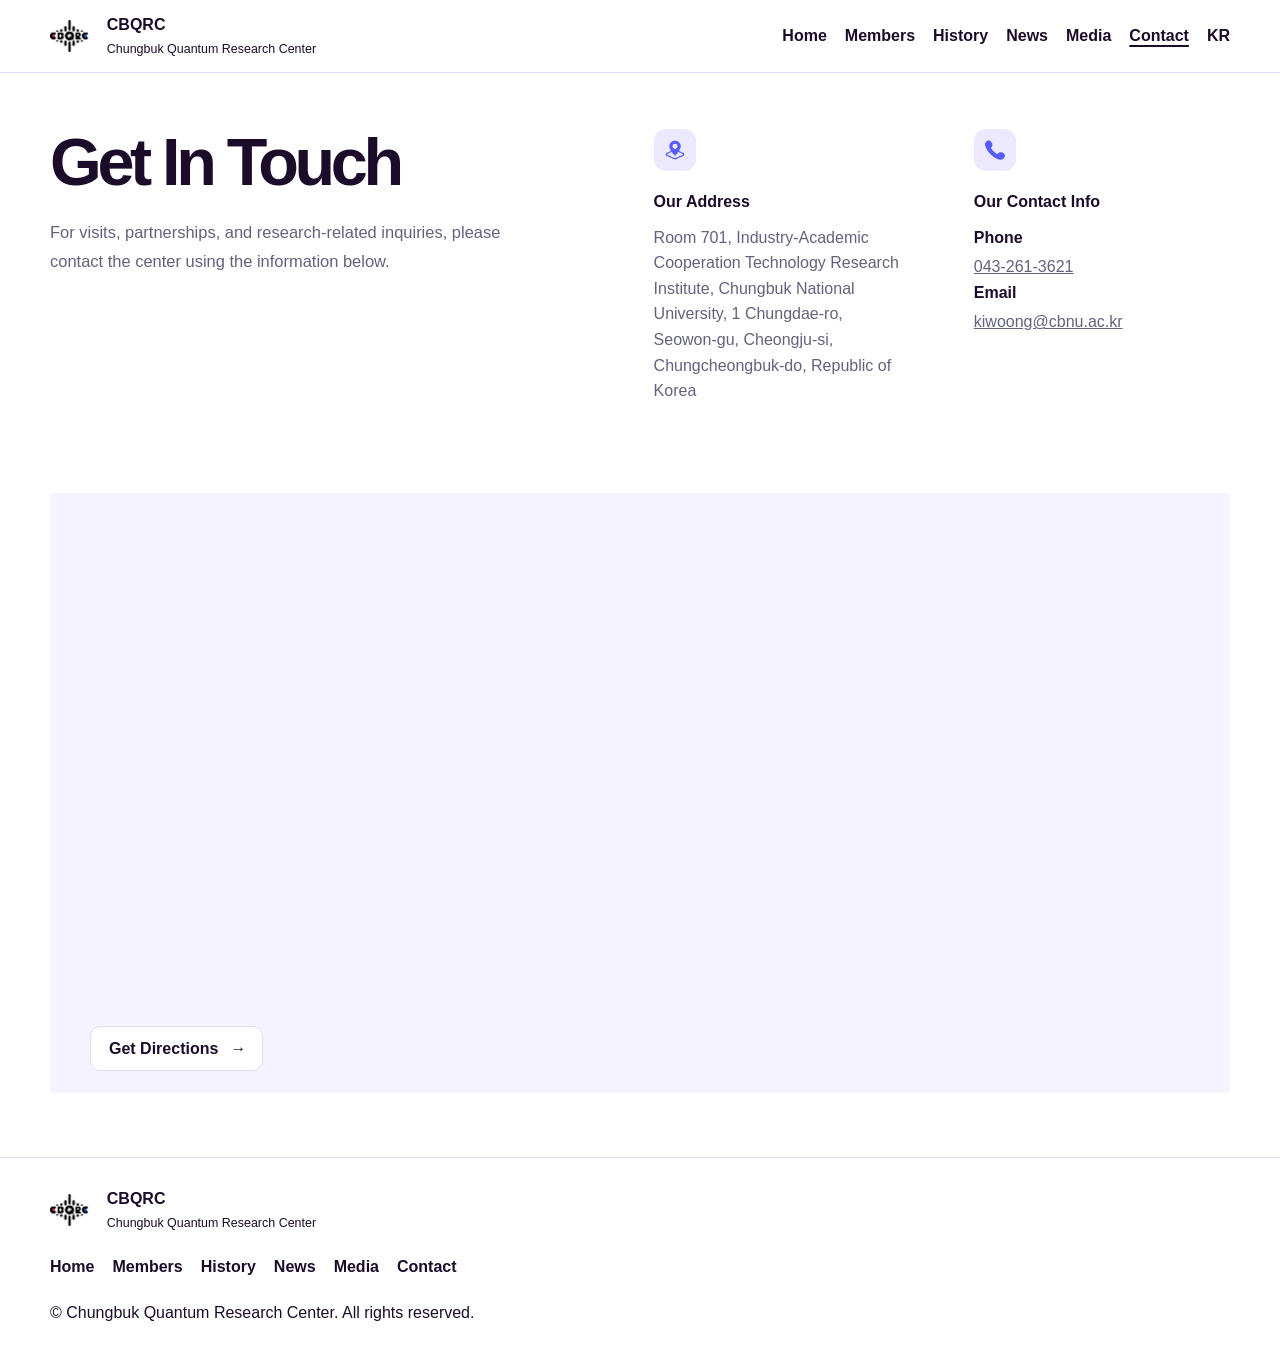
<file: contact-en.html>
<!doctype html>
<html lang="en">
<head>
  <meta charset="utf-8">
  <meta name="viewport" content="width=device-width, initial-scale=1, viewport-fit=cover">
  <meta name="description" content="Location and contact information for CBQRC visits, partnerships, and research inquiries.">
  <meta name="theme-color" content="#ffffff">
  <meta property="og:type" content="website">
  <meta property="og:title" content="Contact | Chungbuk Quantum Research Center">
  <meta property="og:description" content="Location and contact information for CBQRC visits, partnerships, and research inquiries.">
  <meta property="og:image" content="assets/brand/CBQRC_logo_symbol_black.png">
  <title>Contact | CBQRC</title>
  <link rel="icon" type="image/png" href="assets/brand/CBQRC_logo_symbol_black.png">
  <link rel="apple-touch-icon" href="assets/brand/CBQRC_logo_symbol_black.png">
  <link rel="stylesheet" href="styles/base/site.css?v=20260630s">
</head>
<body data-page="contact">
  <a class="skip-link" href="#main">Skip to content</a>

  <header class="site-header">
    <div class="container site-header__inner">
      <a class="brand" href="home-en.html" aria-label="CBQRC home">
        <img src="assets/brand/CBQRC_logo_symbol_black.png" alt="CBQRC logo" width="180" height="48">
        <span class="brand__text">
          <strong>CBQRC</strong>
          <span>Chungbuk Quantum Research Center</span>
        </span>
      </a>
      <nav class="site-nav" id="site-nav" aria-label="Main menu">
        <ul class="nav__list">
          <li><a class="nav__link" href="home-en.html" data-page-link="home">Home</a></li>
          <li><a class="nav__link" href="members-en.html" data-page-link="members">Members</a></li>
          <li><a class="nav__link" href="history-en.html" data-page-link="history">History</a></li>
          <li><a class="nav__link" href="news-en.html" data-page-link="news">News</a></li>
          <li><a class="nav__link" href="media-en.html" data-page-link="media">Media</a></li>
          <li><a class="nav__link" href="contact-en.html" data-page-link="contact">Contact</a></li>
        </ul>
      </nav>
      <div class="site-header__controls">
        <a class="nav__locale" href="contact.html" lang="ko" hreflang="ko">KR</a>
        <button class="nav-toggle" type="button" aria-expanded="false" aria-controls="site-nav" aria-label="Open menu">
          <span></span><span></span><span></span>
        </button>
      </div>
    </div>
  </header>

  <main id="main">
    <section class="page-section contact-section" aria-labelledby="contact-title">
      <div class="container contact-layout">
        <div class="contact-intro">
          <div class="contact-intro__title">
            <h1 id="contact-title">Get In Touch</h1>
          </div>
          <p class="contact-intro__lead">For visits, partnerships, and research-related inquiries, please contact the center using the information below.</p>
        </div>

        <div class="contact-content">
          <article class="contact-map-panel" aria-labelledby="contact-map-title">
            <div class="contact-map-panel__head">
              <div>
                <h2 id="contact-map-title">Visit the Center</h2>
              </div>
              <a class="button button--secondary" href="https://www.google.com/maps/search/?api=1&query=%EC%B6%A9%EC%B2%AD%EB%B6%81%EB%8F%84%20%EC%B2%AD%EC%A3%BC%EC%8B%9C%20%EC%84%9C%EC%9B%90%EA%B5%AC%20%EC%B6%A9%EB%8C%80%EB%A1%9C%201%20%EC%B6%A9%EB%B6%81%EB%8C%80%ED%95%99%EA%B5%90%20%ED%95%99%EC%97%B0%EC%82%B0%EA%B3%B5%EB%8F%99%EA%B8%B0%EC%88%A0%EC%97%B0%EA%B5%AC%EC%9B%90%20701%ED%98%B8" target="_blank" rel="noopener noreferrer" aria-label="Get directions, opens in a new tab">Get Directions</a>
            </div>
            <div class="contact-map contact-map--wide">
              <iframe title="Map showing Chungbuk Quantum Research Center location" src="https://www.google.com/maps?q=%EC%B6%A9%EC%B2%AD%EB%B6%81%EB%8F%84%20%EC%B2%AD%EC%A3%BC%EC%8B%9C%20%EC%84%9C%EC%9B%90%EA%B5%AC%20%EC%B6%A9%EB%8C%80%EB%A1%9C%201%20%EC%B6%A9%EB%B6%81%EB%8C%80%ED%95%99%EA%B5%90%20%ED%95%99%EC%97%B0%EC%82%B0%EA%B3%B5%EB%8F%99%EA%B8%B0%EC%88%A0%EC%97%B0%EA%B5%AC%EC%9B%90%20701%ED%98%B8&output=embed" loading="lazy" referrerpolicy="no-referrer-when-downgrade"></iframe>
            </div>
          </article>

          <aside class="contact-side-panel" aria-label="Contact details">
            <article class="contact-detail-card">
              <span class="contact-detail-card__icon"><img src="assets/contact/map.png" alt="" width="24" height="24"></span>
              <h3>Our Address</h3>
              <p>Room 701, Industry-Academic Cooperation Technology Research Institute, Chungbuk National University, 1 Chungdae-ro, Seowon-gu, Cheongju-si, Chungcheongbuk-do, Republic of Korea</p>
            </article>
            <article class="contact-detail-card">
              <span class="contact-detail-card__icon"><img src="assets/contact/phone.png" alt="" width="24" height="24"></span>
              <h3>Our Contact Info</h3>
              <dl class="contact-inline-list">
                <div>
                  <dt>Phone</dt>
                  <dd><a href="tel:043-261-3621">043-261-3621</a></dd>
                </div>
                <div>
                  <dt>Email</dt>
                  <dd><a href="mailto:kiwoong@cbnu.ac.kr">kiwoong@cbnu.ac.kr</a></dd>
                </div>
              </dl>
            </article>
          </aside>
        </div>
      </div>
    </section>
  </main>

  <footer class="site-footer">
    <div class="container site-footer__inner">
    <div class="footer-brand"><img src="assets/brand/CBQRC_logo_symbol_black.png" alt="CBQRC logo" width="180" height="48"><div><strong>CBQRC</strong><span>Chungbuk Quantum Research Center</span></div></div>
      <nav class="footer-nav" aria-label="Footer menu"><a href="home-en.html">Home</a><a href="members-en.html">Members</a><a href="history-en.html">History</a><a href="news-en.html">News</a><a href="media-en.html">Media</a><a href="contact-en.html">Contact</a></nav>
      <p class="site-footer__copy">&copy; Chungbuk Quantum Research Center. All rights reserved.</p>
    </div>
  </footer>

  <script src="scripts/data/site-data-en.js?v=20260630g"></script>
  <script src="scripts/i18n/site-ui-en.js?v=20260629f"></script>
  <script src="scripts/core/site.js?v=20260630o"></script>
</body>
</html>
</file>
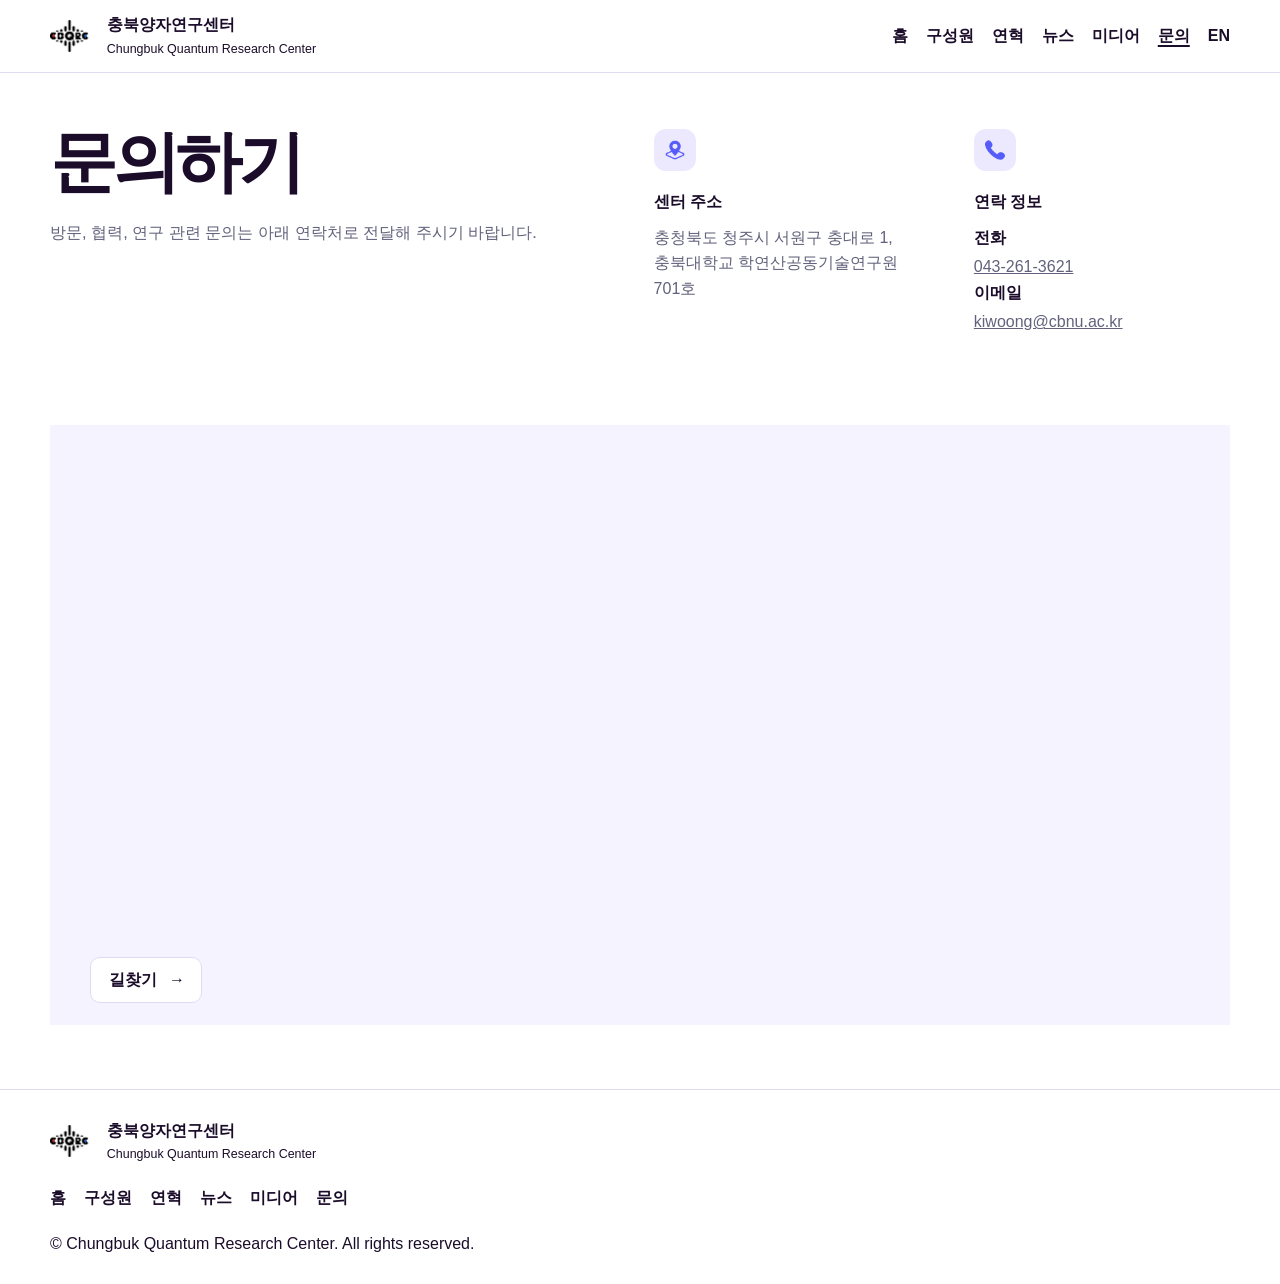
<file: contact.html>
<!doctype html>
<html lang="ko">
<head>
  <meta charset="utf-8">
  <meta name="viewport" content="width=device-width, initial-scale=1, viewport-fit=cover">
  <meta name="description" content="충북양자연구센터 방문 위치와 문의 연락처를 안내합니다.">
  <meta name="theme-color" content="#ffffff">
  <meta property="og:type" content="website">
  <meta property="og:title" content="문의 | 충북양자연구센터">
  <meta property="og:description" content="충북양자연구센터 방문 위치와 문의 연락처를 안내합니다.">
  <meta property="og:image" content="assets/brand/CBQRC_logo_symbol_black.png">
  <title>문의 | CBQRC</title>
  <link rel="icon" type="image/png" href="assets/brand/CBQRC_logo_symbol_black.png">
  <link rel="apple-touch-icon" href="assets/brand/CBQRC_logo_symbol_black.png">
  <link rel="stylesheet" href="styles/base/site.css?v=20260630s">
</head>
<body data-page="contact">
  <a class="skip-link" href="#main">본문 바로가기</a>
  <header class="site-header">
    <div class="container site-header__inner">
      <a class="brand" href="home.html" aria-label="충북양자연구센터 홈">
        <img src="assets/brand/CBQRC_logo_symbol_black.png" alt="충북양자연구센터 로고" width="180" height="48">
        <span class="brand__text"><strong>충북양자연구센터</strong><span>Chungbuk Quantum Research Center</span></span>
      </a>
      <nav class="site-nav" id="site-nav" aria-label="주요 메뉴">
        <ul class="nav__list">
          <li><a class="nav__link" href="home.html" data-page-link="home">홈</a></li>
          <li><a class="nav__link" href="members.html" data-page-link="members">구성원</a></li>
          <li><a class="nav__link" href="history.html" data-page-link="history">연혁</a></li>
          <li><a class="nav__link" href="news.html" data-page-link="news">뉴스</a></li>
          <li><a class="nav__link" href="media.html" data-page-link="media">미디어</a></li>
          <li><a class="nav__link" href="contact.html" data-page-link="contact">문의</a></li>
        </ul>
      </nav>
      <div class="site-header__controls">
        <a class="nav__locale" href="contact-en.html" lang="en" hreflang="en">EN</a>
        <button class="nav-toggle" type="button" aria-expanded="false" aria-controls="site-nav" aria-label="메뉴 열기">
          <span></span><span></span><span></span>
        </button>
      </div>
    </div>
  </header>
  <main id="main">
    <section class="page-section contact-section" aria-labelledby="contact-title">
      <div class="container contact-layout">
        <div class="contact-intro">
          <div class="contact-intro__title">
            <h1 id="contact-title">문의하기</h1>
          </div>
          <p class="contact-intro__lead">방문, 협력, 연구 관련 문의는 아래 연락처로 전달해 주시기 바랍니다.</p>
        </div>

        <div class="contact-content">
          <article class="contact-map-panel" aria-labelledby="contact-map-title">
            <div class="contact-map-panel__head">
              <div>
                <h2 id="contact-map-title">센터 위치 안내</h2>
              </div>
              <a class="button button--secondary" href="https://www.google.com/maps/search/?api=1&query=%EC%B6%A9%EC%B2%AD%EB%B6%81%EB%8F%84%20%EC%B2%AD%EC%A3%BC%EC%8B%9C%20%EC%84%9C%EC%9B%90%EA%B5%AC%20%EC%B6%A9%EB%8C%80%EB%A1%9C%201%20%EC%B6%A9%EB%B6%81%EB%8C%80%ED%95%99%EA%B5%90%20%ED%95%99%EC%97%B0%EC%82%B0%EA%B3%B5%EB%8F%99%EA%B8%B0%EC%88%A0%EC%97%B0%EA%B5%AC%EC%9B%90%20701%ED%98%B8" target="_blank" rel="noopener noreferrer" aria-label="길찾기, 새 탭 열림">길찾기</a>
            </div>
            <div class="contact-map contact-map--wide">
              <iframe title="충북양자연구센터 위치 지도" src="https://www.google.com/maps?q=%EC%B6%A9%EC%B2%AD%EB%B6%81%EB%8F%84%20%EC%B2%AD%EC%A3%BC%EC%8B%9C%20%EC%84%9C%EC%9B%90%EA%B5%AC%20%EC%B6%A9%EB%8C%80%EB%A1%9C%201%20%EC%B6%A9%EB%B6%81%EB%8C%80%ED%95%99%EA%B5%90%20%ED%95%99%EC%97%B0%EC%82%B0%EA%B3%B5%EB%8F%99%EA%B8%B0%EC%88%A0%EC%97%B0%EA%B5%AC%EC%9B%90%20701%ED%98%B8&output=embed" loading="lazy" referrerpolicy="no-referrer-when-downgrade"></iframe>
            </div>
          </article>

          <aside class="contact-side-panel" aria-label="문의 정보">
            <article class="contact-detail-card">
              <span class="contact-detail-card__icon"><img src="assets/contact/map.png" alt="" width="24" height="24"></span>
              <h3>센터 주소</h3>
              <p>충청북도 청주시 서원구 충대로 1, 충북대학교 학연산공동기술연구원 701호</p>
            </article>
            <article class="contact-detail-card">
              <span class="contact-detail-card__icon"><img src="assets/contact/phone.png" alt="" width="24" height="24"></span>
              <h3>연락 정보</h3>
              <dl class="contact-inline-list">
                <div>
                  <dt>전화</dt>
                  <dd><a href="tel:043-261-3621">043-261-3621</a></dd>
                </div>
                <div>
                  <dt>이메일</dt>
                  <dd><a href="mailto:kiwoong@cbnu.ac.kr">kiwoong@cbnu.ac.kr</a></dd>
                </div>
              </dl>
            </article>
          </aside>
        </div>
      </div>
    </section>
  </main>
  <footer class="site-footer"><div class="container site-footer__inner"><div class="footer-brand"><img src="assets/brand/CBQRC_logo_symbol_black.png" alt="충북양자연구센터 로고" width="180" height="48"><div><strong>충북양자연구센터</strong><span>Chungbuk Quantum Research Center</span></div></div><nav class="footer-nav" aria-label="하단 메뉴"><a href="home.html">홈</a><a href="members.html">구성원</a><a href="history.html">연혁</a><a href="news.html">뉴스</a><a href="media.html">미디어</a><a href="contact.html">문의</a></nav><p class="site-footer__copy">© Chungbuk Quantum Research Center. All rights reserved.</p></div></footer>
  <script src="scripts/data/site-data.js?v=20260630g"></script><script src="scripts/core/site.js?v=20260630o"></script>
</body>
</html>
</file>
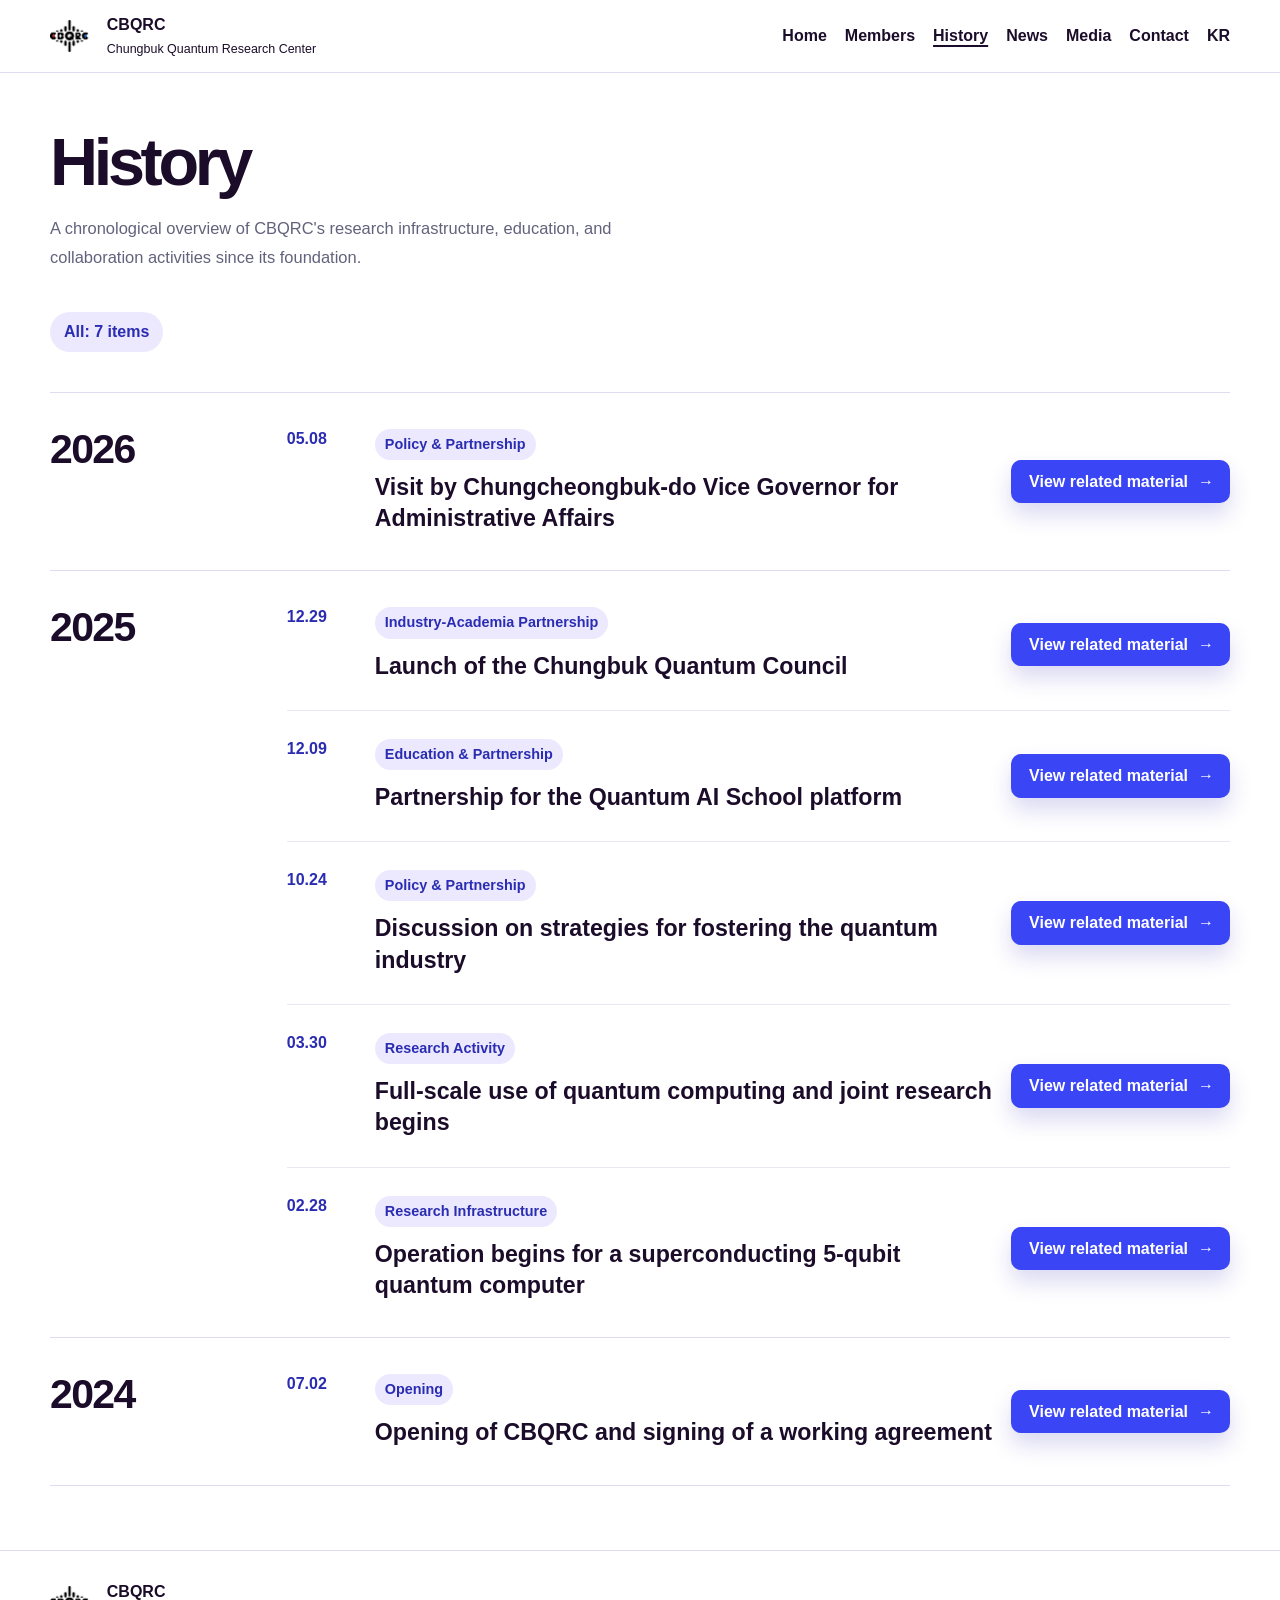
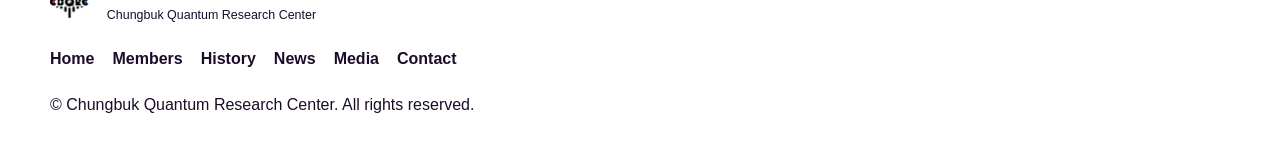
<file: history-en.html>
<!doctype html>
<html lang="en">
<head>
  <meta charset="utf-8">
  <meta name="viewport" content="width=device-width, initial-scale=1, viewport-fit=cover">
  <meta name="description" content="A chronological overview of CBQRC milestones, research infrastructure, education, and collaboration activities.">
  <meta name="theme-color" content="#ffffff">
  <meta property="og:type" content="website">
  <meta property="og:title" content="History | Chungbuk Quantum Research Center">
  <meta property="og:description" content="A chronological overview of CBQRC milestones, research infrastructure, education, and collaboration activities.">
  <meta property="og:image" content="assets/brand/CBQRC_logo_symbol_black.png">
  <title>History | CBQRC</title>
  <link rel="icon" type="image/png" href="assets/brand/CBQRC_logo_symbol_black.png">
  <link rel="apple-touch-icon" href="assets/brand/CBQRC_logo_symbol_black.png">
  <link rel="stylesheet" href="styles/base/site.css?v=20260630s">
</head>
<body data-page="history">
  <a class="skip-link" href="#main">Skip to content</a>

  <header class="site-header">
    <div class="container site-header__inner">
      <a class="brand" href="home-en.html" aria-label="CBQRC home">
        <img src="assets/brand/CBQRC_logo_symbol_black.png" alt="CBQRC logo" width="180" height="48">
        <span class="brand__text">
          <strong>CBQRC</strong>
          <span>Chungbuk Quantum Research Center</span>
        </span>
      </a>
      <nav class="site-nav" id="site-nav" aria-label="Main menu">
        <ul class="nav__list">
          <li><a class="nav__link" href="home-en.html" data-page-link="home">Home</a></li>
          <li><a class="nav__link" href="members-en.html" data-page-link="members">Members</a></li>
          <li><a class="nav__link" href="history-en.html" data-page-link="history">History</a></li>
          <li><a class="nav__link" href="news-en.html" data-page-link="news">News</a></li>
          <li><a class="nav__link" href="media-en.html" data-page-link="media">Media</a></li>
          <li><a class="nav__link" href="contact-en.html" data-page-link="contact">Contact</a></li>
        </ul>
      </nav>
      <div class="site-header__controls">
        <a class="nav__locale" href="history.html" lang="ko" hreflang="ko">KR</a>
        <button class="nav-toggle" type="button" aria-expanded="false" aria-controls="site-nav" aria-label="Open menu">
          <span></span><span></span><span></span>
        </button>
      </div>
    </div>
  </header>

  <main id="main">
    <section class="page-section history-section" aria-labelledby="history-title">
      <div class="container history-shell">
        <div class="history-intro">
          <p class="eyebrow">History</p>
          <h1 id="history-title">History</h1>
          <p class="history-intro__lead">A chronological overview of CBQRC's research infrastructure, education, and collaboration activities since its foundation.</p>
          <span class="history-divider" aria-hidden="true"></span>
        </div>
        <div class="archive-header history-archive-header">
          <span class="archive-count" id="history-result-count">All: 0 items</span>
        </div>
        <ol class="history-timeline__list" id="timeline" aria-label="History timeline"></ol>
      </div>
    </section>
  </main>

  <footer class="site-footer">
    <div class="container site-footer__inner">
    <div class="footer-brand"><img src="assets/brand/CBQRC_logo_symbol_black.png" alt="CBQRC logo" width="180" height="48"><div><strong>CBQRC</strong><span>Chungbuk Quantum Research Center</span></div></div>
      <nav class="footer-nav" aria-label="Footer menu"><a href="home-en.html">Home</a><a href="members-en.html">Members</a><a href="history-en.html">History</a><a href="news-en.html">News</a><a href="media-en.html">Media</a><a href="contact-en.html">Contact</a></nav>
      <p class="site-footer__copy">&copy; Chungbuk Quantum Research Center. All rights reserved.</p>
    </div>
  </footer>

  <script src="scripts/data/site-data-en.js?v=20260630g"></script>
  <script src="scripts/i18n/site-ui-en.js?v=20260629f"></script>
  <script src="scripts/core/site.js?v=20260630t"></script>
</body>
</html>
</file>
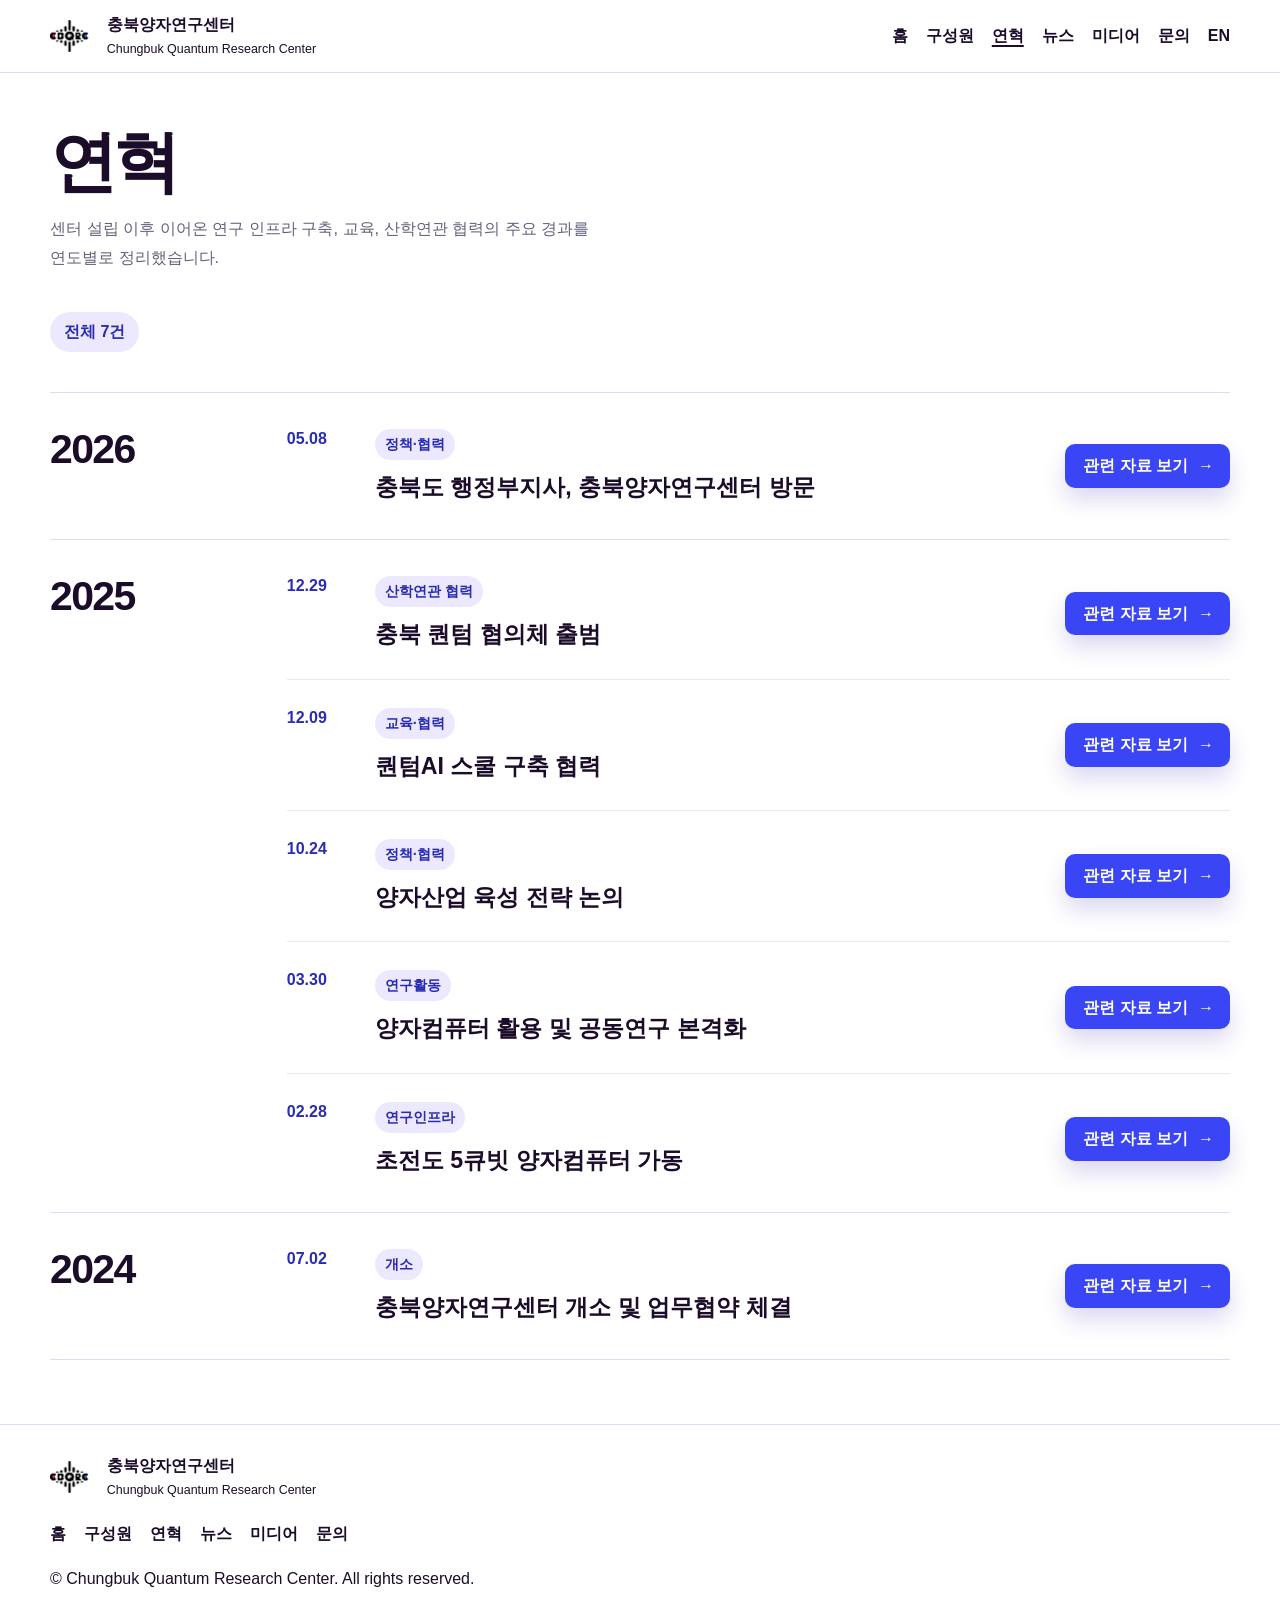
<file: history.html>
<!doctype html>
<html lang="ko">
<head>
  <meta charset="utf-8">
  <meta name="viewport" content="width=device-width, initial-scale=1, viewport-fit=cover">
  <meta name="description" content="충북양자연구센터의 설립 이후 주요 추진 경과와 협력 활동을 연도별로 정리했습니다.">
  <meta name="theme-color" content="#ffffff">
  <meta property="og:type" content="website">
  <meta property="og:title" content="연혁 | 충북양자연구센터">
  <meta property="og:description" content="충북양자연구센터의 설립 이후 주요 추진 경과와 협력 활동을 연도별로 정리했습니다.">
  <meta property="og:image" content="assets/brand/CBQRC_logo_symbol_black.png">
  <title>연혁 | CBQRC</title>
  <link rel="icon" type="image/png" href="assets/brand/CBQRC_logo_symbol_black.png">
  <link rel="apple-touch-icon" href="assets/brand/CBQRC_logo_symbol_black.png">
  <link rel="stylesheet" href="styles/base/site.css?v=20260630s">
</head>
<body data-page="history">
  <a class="skip-link" href="#main">본문 바로가기</a>
  <header class="site-header">
    <div class="container site-header__inner">
      <a class="brand" href="home.html" aria-label="충북양자연구센터 홈">
        <img src="assets/brand/CBQRC_logo_symbol_black.png" alt="충북양자연구센터 로고" width="180" height="48">
        <span class="brand__text"><strong>충북양자연구센터</strong><span>Chungbuk Quantum Research Center</span></span>
      </a>
      <nav class="site-nav" id="site-nav" aria-label="주요 메뉴">
        <ul class="nav__list">
          <li><a class="nav__link" href="home.html" data-page-link="home">홈</a></li>
          <li><a class="nav__link" href="members.html" data-page-link="members">구성원</a></li>
          <li><a class="nav__link" href="history.html" data-page-link="history">연혁</a></li>
          <li><a class="nav__link" href="news.html" data-page-link="news">뉴스</a></li>
          <li><a class="nav__link" href="media.html" data-page-link="media">미디어</a></li>
          <li><a class="nav__link" href="contact.html" data-page-link="contact">문의</a></li>
        </ul>
      </nav>
      <div class="site-header__controls">
        <a class="nav__locale" href="history-en.html" lang="en" hreflang="en">EN</a>
        <button class="nav-toggle" type="button" aria-expanded="false" aria-controls="site-nav" aria-label="메뉴 열기">
          <span></span><span></span><span></span>
        </button>
      </div>
    </div>
  </header>
  <main id="main">
    <section class="page-section history-section" aria-labelledby="history-title">
      <div class="container history-shell">
        <div class="history-intro">
          <p class="eyebrow">History</p>
          <h1 id="history-title">연혁</h1>
          <p class="history-intro__lead">센터 설립 이후 이어온 연구 인프라 구축, 교육, 산학연관 협력의 주요 경과를 연도별로 정리했습니다.</p>
          <span class="history-divider" aria-hidden="true"></span>
        </div>
        <div class="archive-header history-archive-header">
          <span class="archive-count" id="history-result-count">전체 0건</span>
        </div>
        <ol class="history-timeline__list" id="timeline" aria-label="연혁 타임라인"></ol>
      </div>
    </section>
  </main>
  <footer class="site-footer"><div class="container site-footer__inner"><div class="footer-brand"><img src="assets/brand/CBQRC_logo_symbol_black.png" alt="충북양자연구센터 로고" width="180" height="48"><div><strong>충북양자연구센터</strong><span>Chungbuk Quantum Research Center</span></div></div><nav class="footer-nav" aria-label="하단 메뉴"><a href="home.html">홈</a><a href="members.html">구성원</a><a href="history.html">연혁</a><a href="news.html">뉴스</a><a href="media.html">미디어</a><a href="contact.html">문의</a></nav><p class="site-footer__copy">© Chungbuk Quantum Research Center. All rights reserved.</p></div></footer>
  <script src="scripts/data/site-data.js?v=20260630g"></script><script src="scripts/core/site.js?v=20260630t"></script>
</body>
</html>
</file>
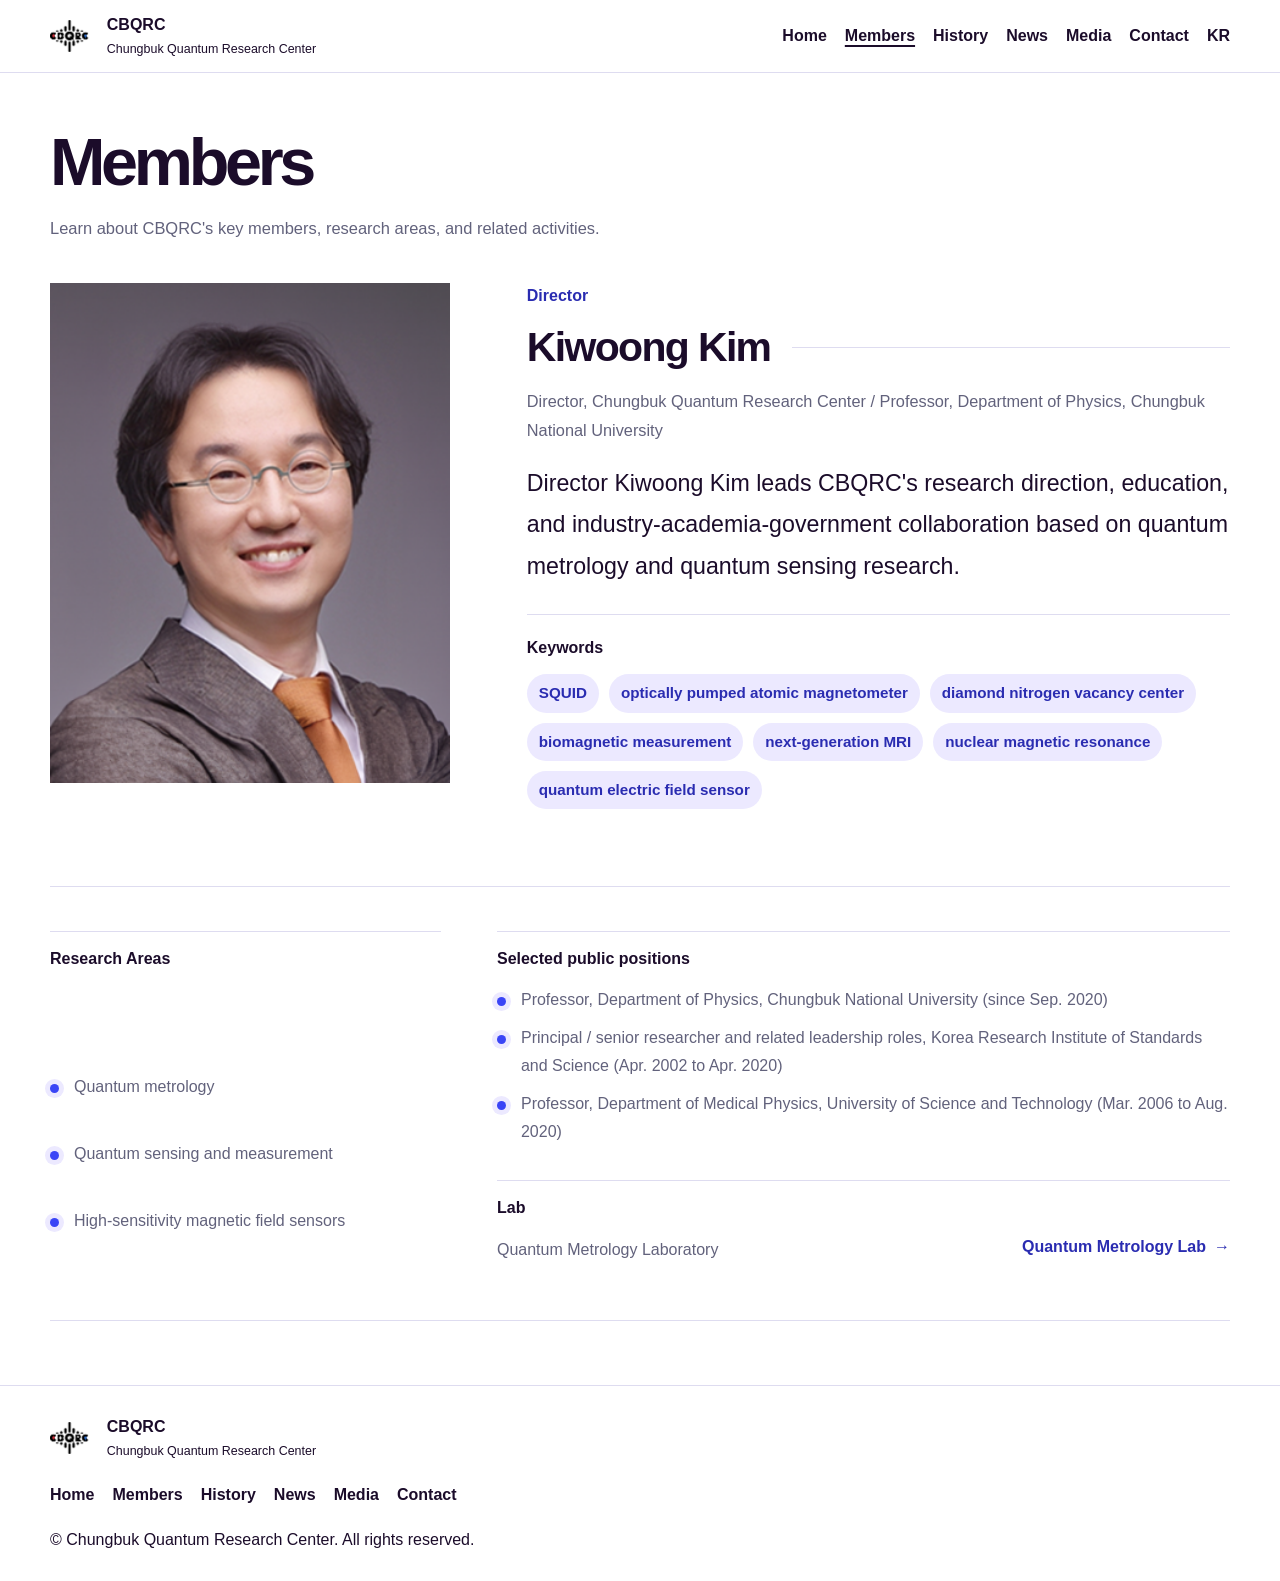
<file: members-en.html>
<!doctype html>
<html lang="en">
<head>
  <meta charset="utf-8">
  <meta name="viewport" content="width=device-width, initial-scale=1, viewport-fit=cover">
  <meta name="description" content="Information on CBQRC's key members and research specialties.">
  <meta name="theme-color" content="#ffffff">
  <meta property="og:type" content="website">
  <meta property="og:title" content="Members | Chungbuk Quantum Research Center">
  <meta property="og:description" content="Information on CBQRC's key members and research specialties.">
  <meta property="og:image" content="assets/brand/CBQRC_logo_symbol_black.png">
  <title>Members | CBQRC</title>
  <link rel="icon" type="image/png" href="assets/brand/CBQRC_logo_symbol_black.png">
  <link rel="apple-touch-icon" href="assets/brand/CBQRC_logo_symbol_black.png">
  <link rel="stylesheet" href="styles/base/site.css?v=20260630s">
</head>
<body data-page="members">
  <a class="skip-link" href="#main">Skip to content</a>

  <header class="site-header">
    <div class="container site-header__inner">
      <a class="brand" href="home-en.html" aria-label="CBQRC home">
        <img src="assets/brand/CBQRC_logo_symbol_black.png" alt="CBQRC logo" width="180" height="48">
        <span class="brand__text">
          <strong>CBQRC</strong>
          <span>Chungbuk Quantum Research Center</span>
        </span>
      </a>
      <nav class="site-nav" id="site-nav" aria-label="Main menu">
        <ul class="nav__list">
          <li><a class="nav__link" href="home-en.html" data-page-link="home">Home</a></li>
          <li><a class="nav__link" href="members-en.html" data-page-link="members">Members</a></li>
          <li><a class="nav__link" href="history-en.html" data-page-link="history">History</a></li>
          <li><a class="nav__link" href="news-en.html" data-page-link="news">News</a></li>
          <li><a class="nav__link" href="media-en.html" data-page-link="media">Media</a></li>
          <li><a class="nav__link" href="contact-en.html" data-page-link="contact">Contact</a></li>
        </ul>
      </nav>
      <div class="site-header__controls">
        <a class="nav__locale" href="members.html" lang="ko" hreflang="ko">KR</a>
        <button class="nav-toggle" type="button" aria-expanded="false" aria-controls="site-nav" aria-label="Open menu">
          <span></span><span></span><span></span>
        </button>
      </div>
    </div>
  </header>

  <main id="main">
    <h1 class="sr-only">Members</h1>

    <section class="page-section member-page" aria-labelledby="members-title">
      <div class="container">
        <div class="member-page__shell">
          <div class="member-page__intro section-head">
            <p class="eyebrow">Members</p>
            <h2 id="members-title">Members</h2>
            <p class="member-page__lead">Learn about CBQRC's key members, research areas, and related activities.</p>
          </div>
          <div class="member-grid" id="member-grid"></div>
        </div>
      </div>
    </section>
  </main>

  <footer class="site-footer">
    <div class="container site-footer__inner">
    <div class="footer-brand"><img src="assets/brand/CBQRC_logo_symbol_black.png" alt="CBQRC logo" width="180" height="48"><div><strong>CBQRC</strong><span>Chungbuk Quantum Research Center</span></div></div>
      <nav class="footer-nav" aria-label="Footer menu"><a href="home-en.html">Home</a><a href="members-en.html">Members</a><a href="history-en.html">History</a><a href="news-en.html">News</a><a href="media-en.html">Media</a><a href="contact-en.html">Contact</a></nav>
      <p class="site-footer__copy">&copy; Chungbuk Quantum Research Center. All rights reserved.</p>
    </div>
  </footer>

  <script src="scripts/data/site-data-en.js?v=20260630g"></script>
  <script src="scripts/i18n/site-ui-en.js?v=20260629f"></script>
  <script src="scripts/core/site.js?v=20260630v"></script>
</body>
</html>
</file>
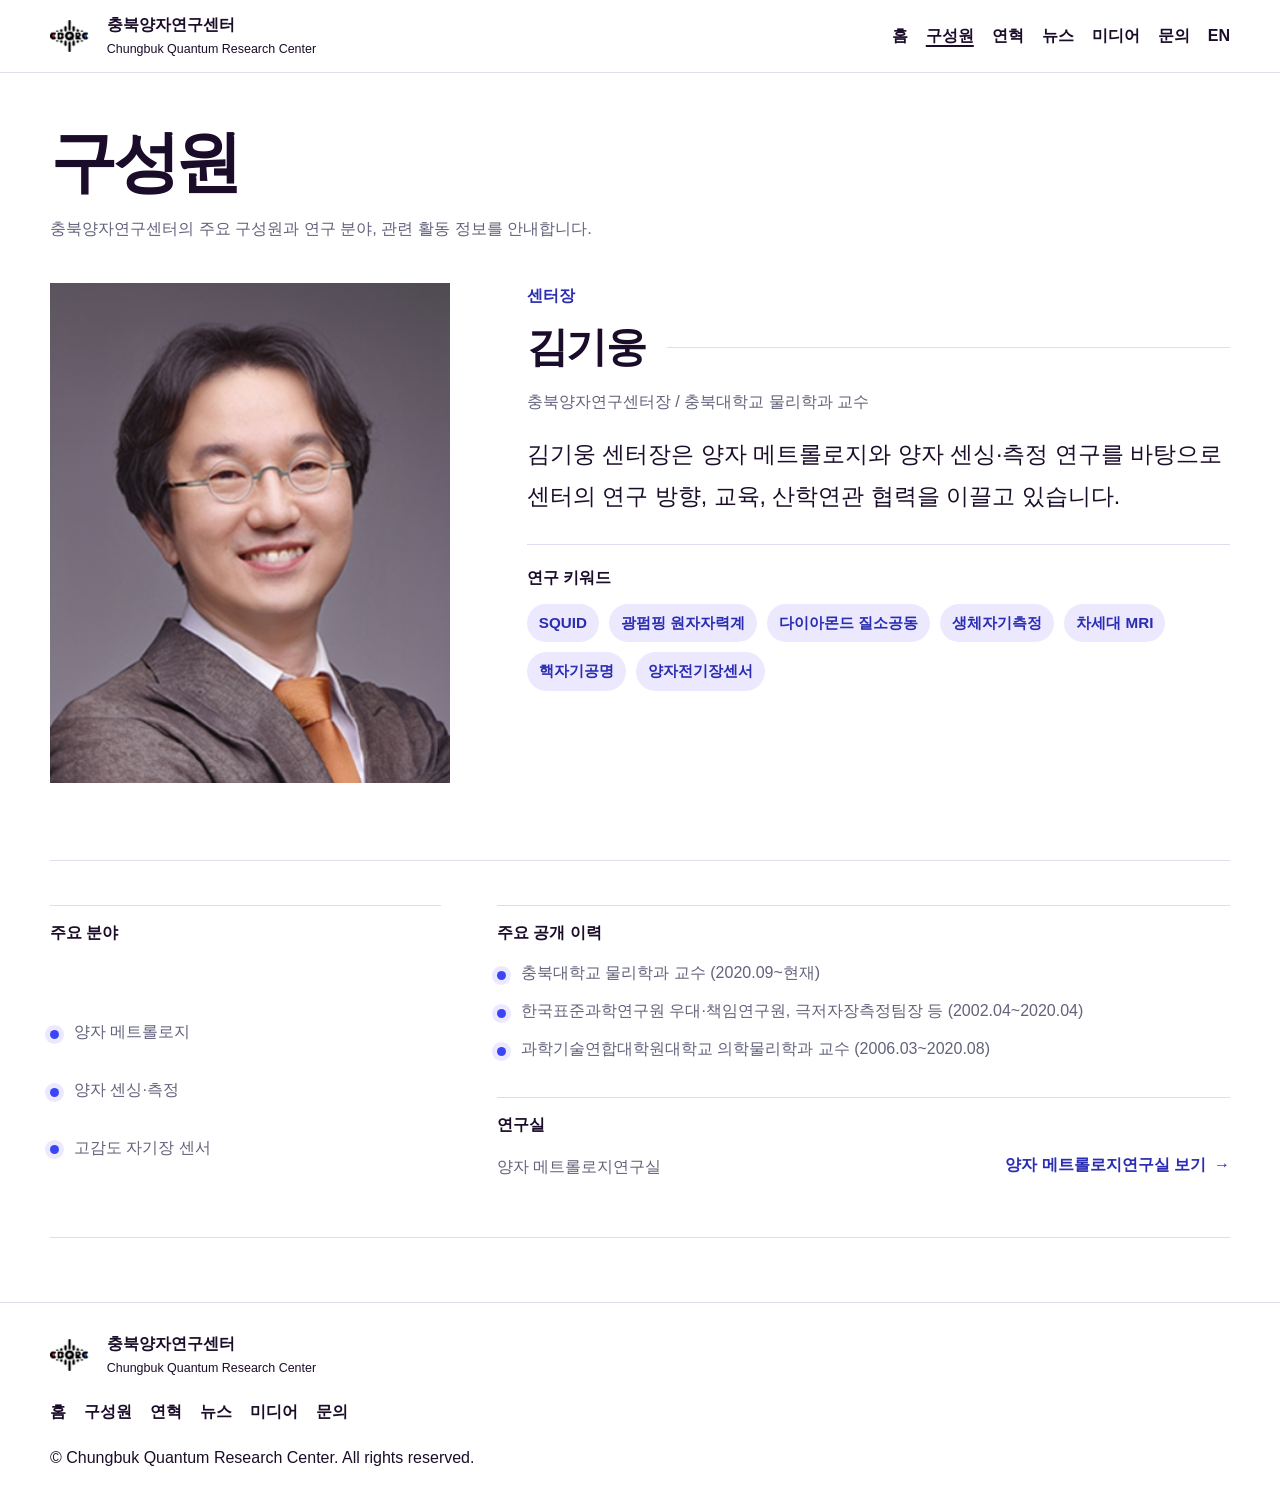
<file: members.html>
<!doctype html>
<html lang="ko">
<head>
  <meta charset="utf-8">
  <meta name="viewport" content="width=device-width, initial-scale=1, viewport-fit=cover">
  <meta name="description" content="충북양자연구센터의 주요 구성원과 연구 분야를 안내합니다.">
  <meta name="theme-color" content="#ffffff">
  <meta property="og:type" content="website">
  <meta property="og:title" content="구성원 | 충북양자연구센터">
  <meta property="og:description" content="충북양자연구센터의 주요 구성원과 연구 분야를 안내합니다.">
  <meta property="og:image" content="assets/brand/CBQRC_logo_symbol_black.png">
  <title>구성원 | CBQRC</title>
  <link rel="icon" type="image/png" href="assets/brand/CBQRC_logo_symbol_black.png">
  <link rel="apple-touch-icon" href="assets/brand/CBQRC_logo_symbol_black.png">
  <link rel="stylesheet" href="styles/base/site.css?v=20260630s">
</head>
<body data-page="members">
  <a class="skip-link" href="#main">본문 바로가기</a>
  <header class="site-header">
    <div class="container site-header__inner">
      <a class="brand" href="home.html" aria-label="충북양자연구센터 홈">
        <img src="assets/brand/CBQRC_logo_symbol_black.png" alt="충북양자연구센터 로고" width="180" height="48">
        <span class="brand__text"><strong>충북양자연구센터</strong><span>Chungbuk Quantum Research Center</span></span>
      </a>
      <nav class="site-nav" id="site-nav" aria-label="주요 메뉴">
        <ul class="nav__list">
          <li><a class="nav__link" href="home.html" data-page-link="home">홈</a></li>
          <li><a class="nav__link" href="members.html" data-page-link="members">구성원</a></li>
          <li><a class="nav__link" href="history.html" data-page-link="history">연혁</a></li>
          <li><a class="nav__link" href="news.html" data-page-link="news">뉴스</a></li>
          <li><a class="nav__link" href="media.html" data-page-link="media">미디어</a></li>
          <li><a class="nav__link" href="contact.html" data-page-link="contact">문의</a></li>
        </ul>
      </nav>
      <div class="site-header__controls">
        <a class="nav__locale" href="members-en.html" lang="en" hreflang="en">EN</a>
        <button class="nav-toggle" type="button" aria-expanded="false" aria-controls="site-nav" aria-label="메뉴 열기">
          <span></span><span></span><span></span>
        </button>
      </div>
    </div>
  </header>
  <main id="main">
    <h1 class="sr-only">구성원</h1>
    <section class="page-section member-page" aria-labelledby="members-title">
      <div class="container">
        <div class="member-page__shell">
          <div class="member-page__intro section-head">
            <p class="eyebrow">Members</p>
            <h2 id="members-title">구성원</h2>
            <p class="member-page__lead">충북양자연구센터의 주요 구성원과 연구 분야, 관련 활동 정보를 안내합니다.</p>
          </div>
          <div class="member-grid" id="member-grid"></div>
        </div>
      </div>
    </section>
  </main>
  <footer class="site-footer"><div class="container site-footer__inner"><div class="footer-brand"><img src="assets/brand/CBQRC_logo_symbol_black.png" alt="충북양자연구센터 로고" width="180" height="48"><div><strong>충북양자연구센터</strong><span>Chungbuk Quantum Research Center</span></div></div><nav class="footer-nav" aria-label="하단 메뉴"><a href="home.html">홈</a><a href="members.html">구성원</a><a href="history.html">연혁</a><a href="news.html">뉴스</a><a href="media.html">미디어</a><a href="contact.html">문의</a></nav><p class="site-footer__copy">© Chungbuk Quantum Research Center. All rights reserved.</p></div></footer>
  <script src="scripts/data/site-data.js?v=20260630g"></script><script src="scripts/core/site.js?v=20260630v"></script>
</body>
</html>
</file>
<file: styles/base/site.css>
﻿:root {
  --container: 1180px;
  --header-height: 72px;
  --color-ink: #1b0c2a;
  --color-muted: #62627c;
  --color-accent: #3a45f6;
  --color-accent-strong: #2a2cb1;
  --color-accent-soft: #ece9ff;
  --color-line: #dedcf0;
  --color-soft: #f5f3ff;
  --radius-sm: 6px;
  --radius-md: 10px;
  --shadow-accent: 0 12px 22px rgba(58, 46, 183, 0.18);
}

*,
*::before,
*::after {
  box-sizing: border-box;
}

body {
  margin: 0;
  min-width: 320px;
  background: #fff;
  color: #000;
  font-family: "Pretendard", "Apple SD Gothic Neo", "Noto Sans KR", sans-serif;
  line-height: 1.6;
  word-break: keep-all;
}

body.nav-open {
  overflow: hidden;
}

h1,
h2,
h3,
h4,
p,
ul,
ol,
dl {
  margin: 0;
}

ul,
ol {
  padding: 0;
}

img,
iframe {
  display: block;
  max-width: 100%;
}

iframe {
  width: 100%;
  border: 0;
}

a {
  color: inherit;
}

button {
  border: 0;
  background: none;
  color: inherit;
  font: inherit;
}

:focus-visible {
  outline: 2px solid #000;
  outline-offset: 3px;
}

.sr-only {
  position: absolute;
  width: 1px;
  height: 1px;
  margin: -1px;
  overflow: hidden;
  clip: rect(0, 0, 0, 0);
  white-space: nowrap;
}

.skip-link {
  position: absolute;
  left: 16px;
  top: 16px;
  z-index: 200;
  padding: 8px 12px;
  background: #000;
  color: #fff;
  transform: translateY(-160%);
}

.skip-link:focus {
  transform: translateY(0);
}

.container {
  width: min(100% - 32px, var(--container));
  margin: 0 auto;
}

.site-header {
  position: sticky;
  top: 0;
  z-index: 100;
  border-bottom: 1px solid #000;
  background: #fff;
}

.site-header__inner,
.brand,
.footer-brand,
.site-header__controls,
.nav__list,
.footer-nav,
.section-head--split,
.contact-map-panel__head,
.archive-header {
  display: flex;
  align-items: center;
  gap: 18px;
}

.site-header__inner {
  min-height: var(--header-height);
  padding: 12px 0;
}

.brand,
.footer-brand,
.nav__link,
.nav__locale,
.footer-nav a,
.button,
.member-card__link,
.news-card__link,
.media-card__link,
.history-timeline__link {
  color: inherit;
  font-weight: 700;
  text-decoration: none;
}

.brand img,
.footer-brand img {
  width: auto;
  height: 32px;
}

.brand__text,
.footer-brand div {
  display: grid;
  gap: 2px;
}

.brand__text span,
.footer-brand span {
  font-size: 0.78rem;
  font-weight: 400;
}

.site-nav {
  margin-left: auto;
}

.nav__list,
.footer-nav {
  flex-wrap: wrap;
  list-style: none;
}

.nav__link[aria-current="page"] {
  text-decoration: underline;
  text-underline-offset: 0.28em;
}

.nav-toggle {
  display: none;
  position: relative;
  width: 40px;
  height: 40px;
  border: 1px solid #000;
}

.nav-toggle span {
  position: absolute;
  left: 10px;
  width: 18px;
  height: 2px;
  background: #000;
}

.nav-toggle span:nth-child(1) {
  top: 13px;
}

.nav-toggle span:nth-child(2) {
  top: 19px;
}

.nav-toggle span:nth-child(3) {
  top: 25px;
}

.button,
.member-card__link,
.news-card__link,
.media-card__link,
.history-timeline__link {
  display: inline-flex;
  width: fit-content;
  min-height: 38px;
  padding: 7px 12px;
  border: 1px solid #000;
}

.button:hover,
.member-card__link:hover,
.news-card__link:hover,
.media-card__link:hover,
.history-timeline__link:hover {
  background: #000;
  color: #fff;
}

.hero,
.page-section {
  padding: 42px 0;
  border-bottom: 1px solid #000;
}

.eyebrow,
.role-card__index,
.role-card__number,
.cooperation-card__index,
.network-ecosystem__hub,
.about-keyword-list,
.home-cooperation__focus,
.hero__panel-eyebrow,
.member-card__badge,
.home-director-card__badge,
.news-card__category,
.media-card__category {
  display: none;
}

.hero__shell,
.hero__grid,
.about-overview__shell,
.about-roles__shell,
.about-fields__shell,
.about-strategy__shell,
.about-network__shell,
.home-about__shell,
.home-infra__shell,
.home-director__shell,
.home-updates__shell,
.home-cooperation__shell,
.news-archive__shell,
.media-archive__shell,
.member-page__shell,
.history-shell,
.contact-layout,
.contact-content,
[class$="__layout"],
[class$="__content"],
[class$="__body"],
[class$="__copy"],
[class$="__main"] {
  display: grid;
  gap: 24px;
}

.section-head,
.about-intro--highlight,
.news-archive__intro,
.media-archive__intro,
.member-page__intro,
.history-intro,
.contact-intro,
.home-about__intro,
.home-infra__intro,
.home-director__intro,
.home-updates__intro,
.home-cooperation__intro,
.about-roles__intro,
.about-fields__intro,
.about-strategy__intro,
.about-network__intro,
.hero__copy,
.section-head--split,
.contact-map-panel__head,
.archive-header {
  padding-bottom: 18px;
  border-bottom: 1px solid #000;
}

.home-role-grid,
.activity-grid,
.cooperation-grid,
.role-grid,
.detail-grid,
.strategy-grid,
.partner-grid,
.member-grid,
.news-grid,
.media-grid,
.updates-channel__rail,
.home-updates__channels,
.media-showcase,
.contact-side-panel {
  display: grid;
  grid-template-columns: repeat(auto-fit, minmax(260px, 1fr));
  gap: 0 32px;
}

.hero__focus-list,
.history-timeline__list,
.history-year-block__events,
.contact-inline-list,
.member-profile__list,
.home-director-card__careers {
  display: grid;
  padding: 0;
  list-style: none;
}

.hero-focus-card,
.home-role-card,
.activity-card,
.cooperation-card,
.role-card,
.detail-card,
.strategy-card,
.partner-card,
.member-card,
.member-card--profile,
.news-card,
.media-card,
.news-featured-card,
.media-featured-card,
.news-rail-card,
.media-rail-card,
.contact-detail-card,
.about-fact-panel,
.history-event__body,
.member-profile__section,
.home-director-card__section,
.contact-map {
  display: grid;
  gap: 10px;
  padding: 16px 0;
  border-top: 1px solid #000;
}

.member-profile__photo,
.home-director-card__photo {
  width: min(180px, 100%);
}

.member-profile__photo img,
.home-director-card__photo img,
.news-card__thumb img,
.media-card__thumb img,
.news-featured-card__thumb img,
.media-featured-card__thumb img,
.news-rail-card__thumb img,
.media-rail-card__thumb img {
  width: 100%;
  height: auto;
  object-fit: cover;
}

.history-year-block {
  display: grid;
  grid-template-columns: 120px minmax(0, 1fr);
  gap: 28px;
  padding: 18px 0;
  border-top: 1px solid #000;
}

.history-year-block__axis,
.history-event::before,
.history-event::after {
  display: none;
}

.history-year-block__year {
  font-size: 1.65rem;
  font-weight: 700;
}

body[data-page="home"] {
  background: #fff;
  color: var(--color-ink);
}

body[data-page="home"] .hero,
body[data-page="home"] .page-section {
  padding: 56px 0 64px;
  border-bottom: 0;
}

body[data-page="home"] .hero > .container,
body[data-page="home"] .page-section > .container {
  width: min(100% - 40px, 1180px);
}

body[data-page="home"] .hero__shell,
body[data-page="home"] .home-about__shell,
body[data-page="home"] .home-infra__shell,
body[data-page="home"] .home-director__shell,
body[data-page="home"] .home-updates__shell,
body[data-page="home"] .home-cooperation__shell {
  gap: 40px;
}

body[data-page="home"] .hero__grid {
  grid-template-columns: minmax(0, 1fr) minmax(300px, 420px);
  gap: clamp(42px, 7vw, 96px);
  align-items: end;
}

body[data-page="home"] .hero__copy,
body[data-page="home"] .home-about__intro,
body[data-page="home"] .home-infra__intro,
body[data-page="home"] .home-director__intro,
body[data-page="home"] .home-updates__intro,
body[data-page="home"] .home-cooperation__intro {
  padding-bottom: 0;
  border-bottom: 0;
}

body[data-page="home"] .eyebrow,
body[data-page="home"] .hero__panel-eyebrow,
body[data-page="home"] .home-director-card__badge {
  display: inline-flex;
  width: fit-content;
  color: var(--color-accent-strong);
  font-size: 0.82rem;
  font-weight: 800;
  letter-spacing: 0.08em;
  text-transform: uppercase;
}

body[data-page="home"] .hero__copy h1 {
  color: var(--color-ink);
  font-size: clamp(2.8rem, 6vw, 5rem);
  font-weight: 800;
  letter-spacing: -0.07em;
  line-height: 1;
}

body[data-page="home"] .hero__lead {
  max-width: 620px;
  margin-top: 20px;
  color: var(--color-muted);
  font-size: 1.08rem;
  line-height: 1.8;
}

body[data-page="home"] .hero__actions {
  display: flex;
  flex-wrap: wrap;
  gap: 10px;
  margin-top: 28px;
}

body[data-page="home"] .button {
  align-items: center;
  min-height: 42px;
  padding: 9px 16px 9px 18px;
  border: 0;
  border-radius: 10px;
  background: var(--color-accent);
  color: #fff;
  font-weight: 800;
  box-shadow: 0 12px 22px rgba(58, 46, 183, 0.18);
}

body[data-page="home"] .button::after {
  content: "→";
  margin-left: 10px;
}

body[data-page="home"] .button--secondary {
  border: 1px solid var(--color-line);
  background: #fff;
  color: var(--color-ink);
  box-shadow: none;
}

body[data-page="home"] .button:hover {
  background: var(--color-accent-strong);
  color: #fff;
}

body[data-page="home"] .hero__panel {
  display: grid;
  gap: 20px;
  padding-top: 22px;
  border-top: 1px solid var(--color-line);
}

body[data-page="home"] .hero__panel-title {
  display: block;
  margin-top: 8px;
  color: var(--color-ink);
  font-size: clamp(1.35rem, 2.4vw, 2rem);
  line-height: 1.25;
}

body[data-page="home"] .hero__focus-list {
  gap: 0;
}

body[data-page="home"] .hero-focus-card {
  padding: 18px 0;
  border-top: 1px solid #e6eaf0;
}

body[data-page="home"] .hero-focus-card h2 {
  color: var(--color-ink);
  font-size: 1.08rem;
  line-height: 1.45;
}

body[data-page="home"] .home-about__layout,
body[data-page="home"] .home-infra__layout,
body[data-page="home"] .home-director__layout,
body[data-page="home"] .home-updates__layout,
body[data-page="home"] .home-cooperation__layout {
  grid-template-columns: minmax(220px, 330px) minmax(0, 1fr);
  gap: clamp(36px, 6vw, 82px);
  align-items: start;
  padding-top: 44px;
  border-top: 1px solid var(--color-line);
}

body[data-page="home"] .home-director__layout {
  grid-template-columns: 1fr;
  gap: 0;
}

body[data-page="home"] .home-director__intro {
  display: none;
}

body[data-page="home"] .home-about__intro h2,
body[data-page="home"] .home-infra__intro h2,
body[data-page="home"] .home-director__intro h2,
body[data-page="home"] .home-updates__intro h2,
body[data-page="home"] .home-cooperation__intro h2 {
  color: var(--color-ink);
  font-size: clamp(1.8rem, 3.6vw, 3rem);
  font-weight: 800;
  letter-spacing: -0.05em;
  line-height: 1.08;
}

body[data-page="home"] .home-role-grid,
body[data-page="home"] .activity-grid,
body[data-page="home"] .cooperation-grid {
  grid-template-columns: repeat(3, minmax(0, 1fr));
  gap: 0 32px;
}

body[data-page="home"] #home-infra-grid {
  grid-template-columns: repeat(2, minmax(0, 1fr));
}

body[data-page="home"] .home-role-card,
body[data-page="home"] .activity-card,
body[data-page="home"] .cooperation-card {
  gap: 14px;
  min-height: 0;
  padding: 22px 0;
  border-top: 1px solid #e6eaf0;
  background: transparent;
}

body[data-page="home"] .home-role-card__head,
body[data-page="home"] .activity-card__head,
body[data-page="home"] .cooperation-card__head {
  display: flex;
}

body[data-page="home"] .home-role-card__index,
body[data-page="home"] .activity-card__index,
body[data-page="home"] .cooperation-card__index {
  display: inline-grid;
  width: 34px;
  height: 34px;
  min-width: 34px;
  min-height: 0;
  align-items: center;
  justify-content: center;
  padding: 0;
  border-radius: 999px;
  background: var(--color-accent-soft);
  color: var(--color-accent-strong);
  font-weight: 800;
  line-height: 1;
}

body[data-page="home"] .home-role-card h3,
body[data-page="home"] .activity-card h3,
body[data-page="home"] .cooperation-card h3 {
  color: var(--color-ink);
  font-size: 1.25rem;
  line-height: 1.35;
}

body[data-page="home"] .home-role-card p,
body[data-page="home"] .activity-card p,
body[data-page="home"] .cooperation-card p {
  margin-top: 10px;
  color: var(--color-muted);
  line-height: 1.7;
}

body[data-page="home"] .home-director-card {
  display: grid;
  grid-template-columns: minmax(320px, 460px) minmax(0, 1fr);
  gap: clamp(48px, 7vw, 96px);
  align-items: start;
  padding: 0;
  border-top: 0;
}

body[data-page="home"] .home-director-card__visual {
  width: 100%;
  max-width: 100%;
}

body[data-page="home"] .home-director-card__photo {
  width: 100%;
  aspect-ratio: 4 / 5;
  overflow: hidden;
  background: var(--color-soft);
}

body[data-page="home"] .home-director-card__photo img {
  width: 100%;
  height: 100%;
  object-fit: cover;
  object-position: center top;
}

body[data-page="home"] .home-director-card__main {
  gap: 28px;
  align-content: start;
  padding-top: 8px;
}

body[data-page="home"] .home-director-card__content h3 {
  display: flex;
  align-items: center;
  gap: 28px;
  color: var(--color-ink);
  font-size: clamp(2.4rem, 5vw, 4rem);
  font-weight: 800;
  letter-spacing: -0.06em;
  line-height: 1;
}

body[data-page="home"] .home-director-card__content h3::after {
  content: "";
  flex: 1;
  min-width: 80px;
  height: 1px;
  background: var(--color-line);
}

body[data-page="home"] .home-director-card__title {
  margin-top: 20px;
  color: var(--color-muted);
  font-size: 1.08rem;
  line-height: 1.7;
}

body[data-page="home"] .home-director-card__summary {
  max-width: 820px;
  margin-top: 26px;
  color: var(--color-ink);
  font-size: clamp(1.35rem, 2.4vw, 2rem);
  font-weight: 500;
  line-height: 1.85;
  letter-spacing: -0.04em;
}

body[data-page="home"] .home-director-card__section {
  gap: 16px;
  padding: 28px 0 0;
  border-top: 1px solid var(--color-line);
}

body[data-page="home"] .home-director-card__section h4 {
  color: var(--color-ink);
  font-size: 1.12rem;
  font-weight: 800;
}

body[data-page="home"] .home-director-card__fields {
  display: flex;
  flex-wrap: wrap;
  gap: 12px;
}

body[data-page="home"] .home-director-card__fields span {
  display: inline-flex;
  min-height: 38px;
  align-items: center;
  padding: 7px 15px;
  border-radius: 999px;
  background: var(--color-accent-soft);
  color: var(--color-accent-strong);
  font-weight: 800;
}

body[data-page="home"] .home-director-card__careers {
  gap: 10px;
}

body[data-page="home"] .home-director-card__careers li {
  position: relative;
  padding: 0 0 0 24px;
  border-top: 0;
  color: var(--color-muted);
  line-height: 1.7;
}

body[data-page="home"] .home-director-card__careers li::before {
  content: "";
  position: absolute;
  left: 0;
  top: 0.72em;
  width: 9px;
  height: 9px;
  border-radius: 999px;
  background: var(--color-accent);
  box-shadow: 0 0 0 5px var(--color-accent-soft);
}

body[data-page="home"] .home-updates__channels {
  grid-template-columns: 1fr;
  align-items: start;
  gap: 46px;
}

body[data-page="home"] .home-updates__layout {
  grid-template-columns: 1fr;
  gap: 32px;
}

body[data-page="home"] .home-updates__intro {
  max-width: none;
}

body[data-page="home"] .updates-channel {
  display: grid;
  gap: 22px;
}

body[data-page="home"] .updates-channel + .updates-channel {
  padding-top: 42px;
  border-top: 1px solid var(--color-line);
}

body[data-page="home"] .updates-channel__head {
  align-items: flex-end;
  justify-content: space-between;
  padding-bottom: 14px;
  border-bottom: 1px solid var(--color-line);
}

body[data-page="home"] .updates-channel__head h3 {
  color: var(--color-ink);
  font-size: 1.25rem;
}

body[data-page="home"] .updates-channel__featured .news-featured-card,
body[data-page="home"] .updates-channel__featured .media-featured-card {
  gap: 18px;
  padding: 0;
  border-top: 0;
}

body[data-page="home"] .updates-channel__featured .news-featured-card__media,
body[data-page="home"] .updates-channel__featured .media-featured-card__media {
  order: -1;
}

body[data-page="home"] .updates-channel__featured .news-card__thumb,
body[data-page="home"] .updates-channel__featured .media-card__thumb {
  aspect-ratio: 16 / 9;
  overflow: hidden;
  border-radius: 8px;
  background: #f3f7f8;
}

body[data-page="home"] .updates-channel__featured .news-card__thumb img,
body[data-page="home"] .updates-channel__featured .media-card__thumb img {
  width: 100%;
  height: 100%;
  object-fit: cover;
}

body[data-page="home"] .updates-channel__featured h3,
body[data-page="home"] .updates-channel__rail h3 {
  color: var(--color-ink);
  font-size: 1.18rem;
  line-height: 1.35;
}

body[data-page="home"] .updates-channel__rail {
  grid-template-columns: repeat(3, minmax(0, 1fr));
  gap: 32px;
}

body[data-page="home"] .updates-channel__rail .news-card,
body[data-page="home"] .updates-channel__rail .media-card {
  padding: 0;
  border-top: 0;
}

body[data-page="home"] .updates-channel__rail .news-card__thumb,
body[data-page="home"] .updates-channel__rail .media-card__thumb {
  aspect-ratio: 16 / 9;
  overflow: hidden;
  border-radius: 8px;
  background: #f3f7f8;
}

body[data-page="home"] .updates-channel__rail .news-card__thumb img,
body[data-page="home"] .updates-channel__rail .media-card__thumb img {
  width: 100%;
  height: 100%;
  object-fit: cover;
}

body[data-page="home"] .updates-channel__rail .news-card__meta,
body[data-page="home"] .updates-channel__rail .media-card__meta {
  margin-top: 16px;
}

body[data-page="home"] .updates-channel__rail .news-card__link,
body[data-page="home"] .updates-channel__rail .media-card__link {
  margin-top: 4px;
}

body[data-page="home"] .news-rail-card,
body[data-page="home"] .media-rail-card {
  padding: 18px 0;
  border-top: 1px solid #e6eaf0;
}

body[data-page="home"] .home-cooperation__focus {
  display: flex;
  flex-wrap: wrap;
  gap: 10px;
  margin: 18px 0 0;
  padding: 0;
  list-style: none;
}

body[data-page="home"] .home-cooperation__focus li {
  display: inline-flex;
  min-height: 34px;
  align-items: center;
  padding: 6px 12px;
  border-radius: 999px;
  background: var(--color-accent-soft);
  color: var(--color-accent-strong);
  font-weight: 800;
}

body[data-page="home"] .home-cooperation__layout {
  grid-template-columns: 1fr;
  gap: 32px;
}

body[data-page="home"] .home-cooperation__intro {
  display: grid;
  grid-template-columns: minmax(0, 1fr) auto;
  column-gap: 32px;
  row-gap: 18px;
  align-items: end;
  max-width: none;
}

body[data-page="home"] .home-cooperation__intro .eyebrow,
body[data-page="home"] .home-cooperation__intro h2,
body[data-page="home"] .home-cooperation__focus {
  grid-column: 1;
}

body[data-page="home"] .home-cooperation__intro .button {
  grid-column: 2;
  grid-row: 2 / span 2;
  align-self: end;
}

body[data-page="home"] .home-cooperation__intro h2 {
  max-width: 760px;
}

body[data-page="history"] {
  background: #fff;
  color: var(--color-ink);
}

body[data-page="history"] .history-section {
  padding: 56px 0 64px;
  border-bottom: 0;
}

body[data-page="history"] .history-shell {
  width: min(100% - 40px, 1180px);
  gap: 40px;
}

body[data-page="history"] .history-intro {
  max-width: 620px;
  padding-bottom: 0;
  border-bottom: 0;
}

body[data-page="history"] .history-intro h1 {
  color: var(--color-ink);
  font-size: clamp(2.3rem, 5vw, 4rem);
  font-weight: 800;
  letter-spacing: -0.06em;
  line-height: 1;
}

body[data-page="history"] .history-intro__lead {
  max-width: 560px;
  margin-top: 18px;
  color: var(--color-muted);
  font-size: 1.02rem;
  line-height: 1.75;
}

body[data-page="history"] .history-divider {
  display: none;
}

body[data-page="history"] .history-archive-header {
  justify-content: flex-start;
  padding-bottom: 0;
  border-bottom: 0;
}

body[data-page="history"] .archive-count {
  display: inline-flex;
  min-height: 38px;
  align-items: center;
  padding: 7px 14px;
  border-radius: 999px;
  background: var(--color-accent-soft);
  color: var(--color-accent-strong);
  font-weight: 800;
}

body[data-page="history"] .history-timeline__list {
  gap: 0;
  border-top: 1px solid var(--color-line);
}

body[data-page="history"] .history-year-block {
  grid-template-columns: minmax(120px, 160px) minmax(0, 1fr);
  gap: clamp(32px, 6vw, 80px);
  align-items: start;
  padding: 36px 0;
  border-top: 0;
  border-bottom: 1px solid var(--color-line);
}

body[data-page="history"] .history-year-block__year {
  color: var(--color-ink);
  font-size: clamp(2rem, 3.2vw, 3rem);
  font-weight: 800;
  letter-spacing: -0.04em;
  line-height: 1;
}

body[data-page="history"] .history-year-block__events {
  gap: 0;
}

body[data-page="history"] .history-event {
  display: grid;
  grid-template-columns: 64px minmax(0, 1fr);
  gap: 24px;
  padding: 0 0 28px;
}

body[data-page="history"] .history-event + .history-event {
  padding-top: 28px;
  border-top: 1px solid #e6eaf0;
}

body[data-page="history"] .history-event:last-child {
  padding-bottom: 0;
}

body[data-page="history"] .history-event__date {
  color: var(--color-accent-strong);
  font-weight: 800;
  line-height: 1.3;
}

body[data-page="history"] .history-event__body {
  grid-template-columns: minmax(0, 1fr) auto;
  align-items: center;
  column-gap: 32px;
  gap: 12px;
  padding: 0;
  border-top: 0;
  background: transparent;
}

body[data-page="history"] .history-timeline__meta {
  display: flex;
  flex-wrap: wrap;
  gap: 8px;
  font-size: 0.9rem;
}

body[data-page="history"] .history-timeline__meta span {
  display: inline-flex;
  min-height: 28px;
  align-items: center;
  padding: 4px 10px;
  border-radius: 999px;
  background: var(--color-accent-soft);
  color: var(--color-accent-strong);
  font-weight: 800;
}

body[data-page="history"] .history-event h3 {
  color: var(--color-ink);
  font-size: clamp(1.12rem, 2vw, 1.45rem);
  line-height: 1.35;
}

body[data-page="history"] .history-timeline__link {
  grid-column: 2;
  grid-row: 1 / span 2;
  justify-self: end;
  min-height: 42px;
  padding: 9px 16px 9px 18px;
  border: 0;
  border-radius: 10px;
  background: var(--color-accent);
  color: #fff;
  box-shadow: 0 12px 22px rgba(58, 46, 183, 0.18);
}

body[data-page="history"] .history-timeline__link::after {
  content: "→";
  margin-left: 10px;
}

body[data-page="history"] .history-timeline__link:hover {
  background: var(--color-accent-strong);
  color: #fff;
}

.contact-map iframe {
  min-height: 380px;
}

body[data-page="news"] {
  background: #fff;
  color: var(--color-ink);
}

body[data-page="news"] .news-archive {
  padding: 56px 0 64px;
  border-bottom: 0;
}

body[data-page="news"] .news-archive > .container {
  width: min(100% - 40px, 1180px);
}

body[data-page="news"] .news-archive__shell {
  gap: 40px;
}

body[data-page="news"] .news-archive__intro {
  max-width: 620px;
  padding-bottom: 0;
  border-bottom: 0;
}

body[data-page="news"] .news-archive__intro h2 {
  color: var(--color-ink);
  font-size: clamp(2.3rem, 5vw, 4rem);
  font-weight: 800;
  letter-spacing: -0.06em;
  line-height: 1;
}

body[data-page="news"] .news-archive__lead {
  max-width: 560px;
  margin-top: 18px;
  color: var(--color-muted);
  font-size: 1.02rem;
  line-height: 1.75;
}

body[data-page="news"] .archive-header {
  justify-content: flex-start;
  padding-bottom: 0;
  border-bottom: 0;
}

body[data-page="news"] .archive-count {
  display: inline-flex;
  min-height: 38px;
  align-items: center;
  padding: 7px 14px;
  border-radius: 999px;
  background: var(--color-accent-soft);
  color: var(--color-accent-strong);
  font-weight: 800;
}

body[data-page="news"] .news-featured {
  display: grid;
  padding-bottom: 48px;
  border-bottom: 1px solid var(--color-line);
}

body[data-page="news"] .news-grid {
  display: grid;
  grid-template-columns: repeat(2, minmax(0, 1fr));
  gap: 42px 40px;
}

body[data-page="news"] .news-featured,
body[data-page="news"] .news-grid {
  min-width: 0;
}

body[data-page="news"] .news-featured-card,
body[data-page="news"] .news-card {
  gap: 16px;
  padding: 0;
  border: 0;
  border-radius: 8px;
  background: #fff;
}

body[data-page="news"] .news-featured-card {
  grid-template-columns: minmax(360px, 0.86fr) minmax(520px, 1.14fr);
  gap: clamp(44px, 5vw, 72px);
  align-items: center;
}

body[data-page="news"] .news-featured-card__media {
  order: 2;
}

body[data-page="news"] .news-featured-card__body {
  order: 1;
  align-content: center;
  gap: 18px;
  min-height: 350px;
  max-width: 520px;
  padding-block: 8px;
}

body[data-page="news"] .news-featured-card__media,
body[data-page="news"] .news-card__thumb {
  overflow: hidden;
  border-radius: 6px;
  background: var(--color-soft);
}

body[data-page="news"] .news-card__thumb--image .news-card__fallback,
body[data-page="news"] .news-featured-card__thumb.news-card__thumb--image .news-card__fallback {
  display: none;
}

body[data-page="news"] .news-featured-card__thumb img,
body[data-page="news"] .news-card__thumb img {
  width: 100%;
  aspect-ratio: 16 / 9;
  object-fit: cover;
}

body[data-page="news"] .news-card__thumb--placeholder {
  min-height: 220px;
}

body[data-page="news"] .news-card__fallback {
  display: grid;
  min-height: 100%;
  place-items: center;
  gap: 10px;
  padding: 32px;
  color: var(--color-accent-strong);
  font-weight: 800;
  text-align: center;
}

body[data-page="news"] .news-card__fallback img {
  width: 58px;
  height: auto;
}

body[data-page="news"] .news-featured-card__body,
body[data-page="news"] .news-card__body {
  gap: 12px;
}

body[data-page="news"] .news-featured-card__meta,
body[data-page="news"] .news-card__meta {
  display: flex;
  flex-wrap: wrap;
  gap: 10px;
  color: var(--color-muted);
  font-size: 0.92rem;
}

body[data-page="news"] .news-featured-card__meta span,
body[data-page="news"] .news-card__meta span {
  color: var(--color-accent-strong);
  font-weight: 800;
}

body[data-page="news"] .news-featured-card h3,
body[data-page="news"] .news-card h3 {
  color: var(--color-ink);
  font-size: clamp(1.12rem, 2vw, 1.45rem);
  line-height: 1.35;
}

body[data-page="news"] .news-featured-card h3 {
  max-width: 500px;
  font-size: clamp(1.9rem, 2.65vw, 2.7rem);
  letter-spacing: -0.045em;
  line-height: 1.16;
}

body[data-page="news"] .news-featured-card__link {
  margin-top: 18px;
}

body[data-page="news"] .news-card {
  padding: 0;
  border-left: 0;
}

body[data-page="news"] .news-featured-card__link,
body[data-page="news"] .news-card__link {
  min-height: 42px;
  padding: 9px 16px 9px 18px;
  border: 0;
  border-radius: 10px;
  background: var(--color-accent);
  color: #fff;
  box-shadow: 0 12px 22px rgba(58, 46, 183, 0.18);
}

body[data-page="news"] .news-featured-card__link::after,
body[data-page="news"] .news-card__link::after {
  content: "→";
  margin-left: 10px;
}

body[data-page="news"] .news-featured-card__link:hover,
body[data-page="news"] .news-card__link:hover {
  background: var(--color-accent-strong);
  color: #fff;
}

body[data-page="news"] .news-archive__subhead {
  padding-top: 16px;
  color: var(--color-ink);
}

body[data-page="news"] .news-pagination {
  display: flex;
  flex-wrap: wrap;
  justify-content: center;
  gap: 8px;
  padding-top: 8px;
}

body[data-page="news"] .news-pagination[hidden] {
  display: none;
}

body[data-page="news"] .news-pagination__button {
  min-height: 38px;
  padding: 7px 12px;
  border: 1px solid var(--color-line);
  border-radius: 8px;
  color: var(--color-ink);
  font-weight: 700;
}

body[data-page="news"] .news-pagination__button.is-active,
body[data-page="news"] .news-pagination__button:hover:not(:disabled) {
  border-color: var(--color-accent);
  background: var(--color-accent);
  color: #fff;
}

body[data-page="news"] .news-pagination__button:disabled {
  opacity: 0.4;
}

body[data-page="news"] .news-pagination__pages {
  display: flex;
  flex-wrap: wrap;
  gap: 8px;
}

body[data-page="media"] {
  background: #fff;
  color: var(--color-ink);
}

body[data-page="media"] .media-archive {
  padding: 56px 0 64px;
  border-bottom: 0;
}

body[data-page="media"] .media-archive > .container {
  width: min(100% - 40px, 1180px);
}

body[data-page="media"] .media-archive__shell {
  gap: 40px;
}

body[data-page="media"] .media-archive__intro {
  max-width: 620px;
  padding-bottom: 0;
  border-bottom: 0;
}

body[data-page="media"] .media-archive__intro h2 {
  color: var(--color-ink);
  font-size: clamp(2.3rem, 5vw, 4rem);
  font-weight: 800;
  letter-spacing: -0.06em;
  line-height: 1;
}

body[data-page="media"] .media-archive__lead {
  max-width: 560px;
  margin-top: 18px;
  color: var(--color-muted);
  font-size: 1.02rem;
  line-height: 1.75;
}

body[data-page="media"] .archive-header {
  justify-content: flex-start;
  padding-bottom: 0;
  border-bottom: 0;
}

body[data-page="media"] .archive-count {
  display: inline-flex;
  min-height: 38px;
  align-items: center;
  padding: 7px 14px;
  border-radius: 999px;
  background: var(--color-accent-soft);
  color: var(--color-accent-strong);
  font-weight: 800;
}

body[data-page="media"] .media-showcase {
  display: grid;
  grid-template-columns: 1fr;
  gap: 40px;
  padding-bottom: 48px;
  border-bottom: 1px solid var(--color-line);
}

body[data-page="media"] .media-grid {
  display: grid;
  grid-template-columns: repeat(2, minmax(0, 1fr));
  gap: 42px 40px;
}

body[data-page="media"] .media-featured,
body[data-page="media"] .media-rail,
body[data-page="media"] .media-grid {
  min-width: 0;
}

body[data-page="media"] .media-rail {
  display: grid;
  gap: 28px;
}

body[data-page="media"] .media-featured-card,
body[data-page="media"] .media-rail-card,
body[data-page="media"] .media-card {
  gap: 16px;
  padding: 0;
  border: 0;
  border-radius: 8px;
  background: #fff;
}

body[data-page="media"] .media-featured-card {
  grid-template-columns: minmax(360px, 0.86fr) minmax(520px, 1.14fr);
  gap: clamp(44px, 5vw, 72px);
  align-items: center;
}

body[data-page="media"] .media-featured-card__media,
body[data-page="media"] .media-rail-card__media,
body[data-page="media"] .media-card__thumb {
  overflow: hidden;
  border-radius: 6px;
  background: var(--color-soft);
}

body[data-page="media"] .media-featured-card__media {
  order: 2;
}

body[data-page="media"] .media-featured-card__body {
  order: 1;
}

body[data-page="media"] .media-card__thumb--image .media-card__fallback,
body[data-page="media"] .media-featured-card__thumb.media-card__thumb--image .media-card__fallback,
body[data-page="media"] .media-rail-card__thumb.media-card__thumb--image .media-card__fallback {
  display: none;
}

body[data-page="media"] .media-featured-card__thumb img,
body[data-page="media"] .media-rail-card__thumb img,
body[data-page="media"] .media-card__thumb img {
  width: 100%;
  aspect-ratio: 16 / 9;
  object-fit: cover;
}

body[data-page="media"] .media-featured-card__thumb img {
  aspect-ratio: 16 / 9;
}

body[data-page="media"] .media-card__thumb--placeholder {
  min-height: 220px;
}

body[data-page="media"] .media-card__fallback {
  display: grid;
  min-height: 100%;
  place-items: center;
  gap: 10px;
  padding: 32px;
  color: var(--color-accent-strong);
  font-weight: 800;
  text-align: center;
}

body[data-page="media"] .media-card__fallback img {
  width: 58px;
  height: auto;
}

body[data-page="media"] .media-featured-card__body,
body[data-page="media"] .media-rail-card__body,
body[data-page="media"] .media-card__body {
  gap: 12px;
}

body[data-page="media"] .media-featured-card__body {
  align-content: center;
  gap: 18px;
  min-height: 350px;
  max-width: 520px;
  padding-block: 8px;
}

body[data-page="media"] .media-featured-card__meta,
body[data-page="media"] .media-rail-card__meta,
body[data-page="media"] .media-card__meta {
  display: flex;
  flex-wrap: wrap;
  gap: 10px;
  color: var(--color-muted);
  font-size: 0.92rem;
}

body[data-page="media"] .media-featured-card__meta span,
body[data-page="media"] .media-rail-card__meta span,
body[data-page="media"] .media-card__meta span {
  color: var(--color-accent-strong);
  font-weight: 800;
}

body[data-page="media"] .media-featured-card h3,
body[data-page="media"] .media-rail-card h3,
body[data-page="media"] .media-card h3 {
  color: var(--color-ink);
  font-size: clamp(1.12rem, 2vw, 1.45rem);
  line-height: 1.35;
}

body[data-page="media"] .media-featured-card h3 {
  max-width: 500px;
  font-size: clamp(1.9rem, 2.65vw, 2.7rem);
  letter-spacing: -0.045em;
  line-height: 1.16;
}

body[data-page="media"] .media-featured-card__link {
  margin-top: 18px;
}

body[data-page="media"] .media-card {
  padding: 0;
  border-left: 0;
}

body[data-page="media"] .media-featured-card__link,
body[data-page="media"] .media-rail-card__link,
body[data-page="media"] .media-card__link {
  min-height: 42px;
  padding: 9px 16px 9px 18px;
  border: 0;
  border-radius: 10px;
  background: var(--color-accent);
  color: #fff;
  box-shadow: 0 12px 22px rgba(58, 46, 183, 0.18);
}

body[data-page="media"] .media-featured-card__link::after,
body[data-page="media"] .media-rail-card__link::after,
body[data-page="media"] .media-card__link::after {
  content: "→";
  margin-left: 10px;
}

body[data-page="media"] .media-featured-card__link:hover,
body[data-page="media"] .media-rail-card__link:hover,
body[data-page="media"] .media-card__link:hover {
  background: var(--color-accent-strong);
  color: #fff;
}

body[data-page="media"] .media-archive__subhead {
  padding-top: 16px;
  color: var(--color-ink);
}

body[data-page="contact"] {
  background: #fff;
  color: var(--color-ink);
}

body[data-page="contact"] .site-header,
body[data-page="contact"] .site-footer {
  background: #fff;
}

body[data-page="contact"] .contact-section {
  padding: 56px 0 56px;
  border-bottom: 0;
}

body[data-page="contact"] .contact-layout {
  width: min(100% - 40px, 1180px);
  padding: 0;
  display: grid;
  grid-template-columns: minmax(260px, 1fr) minmax(420px, 1.15fr);
  gap: clamp(52px, 7vw, 92px) clamp(48px, 8vw, 112px);
}

body[data-page="contact"] .contact-intro {
  grid-column: 1;
  grid-row: 1;
  max-width: 520px;
  padding-bottom: 0;
  border-bottom: 0;
}

body[data-page="contact"] .contact-intro h1 {
  color: var(--color-ink);
  font-size: clamp(2.8rem, 5.4vw, 4.1rem);
  font-weight: 800;
  letter-spacing: -0.06em;
  line-height: 1;
}

body[data-page="contact"] .contact-intro__lead {
  max-width: 520px;
  margin-top: 22px;
  color: var(--color-muted);
  font-size: 1.02rem;
  line-height: 1.75;
}

body[data-page="contact"] .contact-content {
  display: contents;
}

body[data-page="contact"] .contact-map-panel {
  position: relative;
  grid-column: 1 / -1;
  grid-row: 2;
  display: grid;
  gap: 0;
}

body[data-page="contact"] .contact-map-panel__head {
  position: absolute;
  left: 22px;
  bottom: 22px;
  z-index: 2;
  padding-bottom: 0;
  border-bottom: 0;
}

body[data-page="contact"] .contact-map-panel__head h2 {
  position: absolute;
  width: 1px;
  height: 1px;
  overflow: hidden;
  clip: rect(0, 0, 0, 0);
  white-space: nowrap;
}

body[data-page="contact"] .button {
  min-height: 44px;
  padding: 10px 18px 10px 20px;
  border: 0;
  border-radius: 14px;
  background: var(--color-accent);
  color: #fff;
  box-shadow: 0 12px 22px rgba(58, 46, 183, 0.22);
}

body[data-page="contact"] .button::after {
  content: "→";
  margin-left: 12px;
}

body[data-page="contact"] .button:hover {
  background: var(--color-accent-strong);
  color: #fff;
}

body[data-page="contact"] .contact-map {
  padding: 0;
  border: 0;
  border-radius: 0;
  overflow: hidden;
  background: var(--color-soft);
}

body[data-page="contact"] .contact-map iframe {
  min-height: clamp(430px, 50vw, 600px);
}

body[data-page="contact"] .contact-side-panel {
  grid-column: 2;
  grid-row: 1;
  grid-template-columns: repeat(2, minmax(0, 1fr));
  gap: clamp(28px, 5vw, 64px);
  align-items: start;
  align-content: start;
}

body[data-page="contact"] .contact-detail-card {
  gap: 10px;
  align-content: start;
  padding: 0;
  border: 0;
  border-radius: 0;
  background: transparent;
}

body[data-page="contact"] .contact-detail-card::before {
  content: none;
}

body[data-page="contact"] .contact-detail-card__icon {
  display: grid;
  place-items: center;
  width: 42px;
  height: 42px;
  margin-bottom: 8px;
  border-radius: 12px;
  background: var(--color-accent-soft);
}

body[data-page="contact"] .contact-detail-card__icon img {
  width: 20px;
  height: 20px;
  object-fit: contain;
  filter: invert(29%) sepia(89%) saturate(2625%) hue-rotate(230deg) brightness(101%) contrast(95%);
}

body[data-page="contact"] .contact-detail-card h3 {
  color: var(--color-ink);
  font-size: 1rem;
  font-weight: 800;
}

body[data-page="contact"] .contact-detail-card p,
body[data-page="contact"] .contact-inline-list {
  color: var(--color-muted);
}

body[data-page="contact"] .contact-inline-list > div {
  padding: 0;
  border-top: 0;
}

body[data-page="contact"] .contact-inline-list > div:first-child {
  padding-top: 0;
  border-top: 0;
}

body[data-page="contact"] .contact-inline-list dt {
  color: var(--color-ink);
  font-weight: 700;
}

body[data-page="contact"] .contact-inline-list dd {
  margin: 4px 0 0;
}

.contact-inline-list > div,
.member-profile__list li,
.home-director-card__careers li {
  padding: 8px 0;
  border-top: 1px solid #000;
}

body[data-page="members"] {
  background: #fff;
  color: var(--color-ink);
}

body[data-page="members"] .member-page {
  padding: 56px 0 64px;
  border-bottom: 0;
}

body[data-page="members"] .member-page > .container {
  width: min(100% - 40px, 1180px);
}

body[data-page="members"] .member-page__shell {
  gap: 40px;
}

body[data-page="members"] .member-page__intro {
  max-width: 620px;
  padding-bottom: 0;
  border-bottom: 0;
}

body[data-page="members"] .member-page__intro h2 {
  color: var(--color-ink);
  font-size: clamp(2.3rem, 5vw, 4rem);
  font-weight: 800;
  letter-spacing: -0.06em;
  line-height: 1;
}

body[data-page="members"] .member-page__lead {
  max-width: 560px;
  margin-top: 18px;
  color: var(--color-muted);
  font-size: 1.02rem;
  line-height: 1.75;
}

body[data-page="members"] .member-grid {
  display: grid;
  grid-template-columns: 1fr;
  gap: 0;
}

body[data-page="members"] .member-card--profile {
  display: grid;
  grid-template-columns: minmax(300px, 400px) minmax(0, 1fr);
  gap: clamp(42px, 6vw, 84px);
  align-items: start;
  padding: 0 0 56px;
  border-top: 0;
  border-bottom: 1px solid var(--color-line);
  background: transparent;
}

body[data-page="members"] .member-profile__photo {
  width: 100%;
  aspect-ratio: 4 / 5;
  overflow: hidden;
  background: var(--color-soft);
}

body[data-page="members"] .member-profile__photo img {
  width: 100%;
  height: 100%;
  object-fit: cover;
  object-position: center top;
}

body[data-page="members"] .member-profile__overview {
  display: grid;
  align-content: start;
  gap: 18px;
}

body[data-page="members"] .member-profile__eyebrow {
  display: inline-flex;
  width: fit-content;
  color: var(--color-accent-strong);
  font-weight: 800;
}

body[data-page="members"] .member-profile__overview h3 {
  display: flex;
  align-items: center;
  gap: 22px;
  color: var(--color-ink);
  font-size: clamp(2rem, 3.2vw, 3rem);
  font-weight: 800;
  letter-spacing: -0.04em;
  line-height: 1.05;
}

body[data-page="members"] .member-profile__overview h3::after {
  content: "";
  flex: 1;
  height: 1px;
  background: var(--color-line);
}

body[data-page="members"] .member-profile__title {
  color: var(--color-muted);
  font-size: 1.02rem;
  line-height: 1.75;
}

body[data-page="members"] .member-profile__summary {
  max-width: 720px;
  color: var(--color-ink);
  font-size: clamp(1.12rem, 2vw, 1.45rem);
  line-height: 1.8;
}

body[data-page="members"] .member-profile__links {
  display: flex;
  flex-wrap: wrap;
  gap: 10px;
  padding-top: 8px;
}

body[data-page="members"] .member-profile__section--lab .member-profile__links {
  padding-top: 14px;
}

body[data-page="members"] .member-profile__section--lab .member-profile__link {
  min-height: auto;
  padding: 0 0 4px;
  border: 0;
  border-radius: 0;
  background: transparent;
  color: var(--color-accent-strong);
  box-shadow: none;
  font-weight: 800;
}

body[data-page="members"] .member-profile__section--lab .member-profile__link::after {
  margin-left: 8px;
}

body[data-page="members"] .member-profile__section--lab .member-profile__link:hover {
  background: transparent;
  color: var(--color-ink);
  text-decoration: underline;
  text-underline-offset: 0.3em;
}

body[data-page="members"] .member-profile__link {
  min-height: 42px;
  padding: 9px 16px 9px 18px;
  border: 0;
  border-radius: 10px;
  background: var(--color-accent);
  color: #fff;
  box-shadow: 0 12px 22px rgba(58, 46, 183, 0.18);
}

body[data-page="members"] .member-profile__link::after {
  content: "→";
  margin-left: 10px;
}

body[data-page="members"] .member-profile__link:hover {
  background: var(--color-accent-strong);
  color: #fff;
}

body[data-page="members"] .member-profile__keywords {
  display: grid;
  gap: 14px;
  margin-top: 8px;
  padding-top: 20px;
  border-top: 1px solid var(--color-line);
}

body[data-page="members"] .member-profile__keywords h4 {
  color: var(--color-ink);
  font-size: 1rem;
  font-weight: 800;
}

body[data-page="members"] .member-profile__keyword-list {
  display: flex;
  flex-wrap: wrap;
  gap: 10px;
  margin: 0;
  padding: 0;
  list-style: none;
}

body[data-page="members"] .member-profile__keyword {
  display: inline-flex;
  min-height: 36px;
  align-items: center;
  padding: 7px 12px;
  border-radius: 999px;
  background: var(--color-accent-soft);
  color: var(--color-accent-strong);
  font-size: 0.95rem;
  font-weight: 800;
}

body[data-page="members"] .member-profile__details {
  grid-column: 1 / -1;
  display: grid;
  grid-template-columns: minmax(240px, 0.8fr) minmax(0, 1.5fr);
  gap: 34px 56px;
  padding-top: 44px;
  border-top: 1px solid var(--color-line);
}

body[data-page="members"] .member-profile__section--areas {
  grid-column: 1;
  grid-row: 1 / span 2;
}

body[data-page="members"] .member-profile__section--career {
  grid-column: 2;
  grid-row: 1;
}

body[data-page="members"] .member-profile__section--lab {
  grid-column: 2;
  grid-row: 2;
  grid-template-columns: minmax(0, 1fr) auto;
  column-gap: 24px;
  align-items: end;
}

body[data-page="members"] .member-profile__section {
  gap: 14px;
  padding: 0;
  border-top: 0;
}

body[data-page="members"] .member-profile__section h4 {
  padding-top: 14px;
  border-top: 1px solid var(--color-line);
  color: var(--color-ink);
  font-size: 1rem;
  font-weight: 800;
}

body[data-page="members"] .member-profile__section--lab h4 {
  grid-column: 1 / -1;
}

body[data-page="members"] .member-profile__section--lab .member-profile__text {
  grid-column: 1;
}

body[data-page="members"] .member-profile__section--lab .member-profile__links {
  grid-column: 2;
  justify-self: end;
  padding-top: 0;
}

body[data-page="members"] .member-profile__text,
body[data-page="members"] .member-profile__list {
  color: var(--color-muted);
  line-height: 1.75;
}

body[data-page="members"] .member-profile__list {
  gap: 10px;
}

body[data-page="members"] .member-profile__list li {
  position: relative;
  padding: 0 0 0 24px;
  border-top: 0;
}

body[data-page="members"] .member-profile__list li::before {
  content: "";
  position: absolute;
  left: 0;
  top: 0.72em;
  width: 9px;
  height: 9px;
  border-radius: 999px;
  background: var(--color-accent);
  box-shadow: 0 0 0 5px var(--color-accent-soft);
}

/* Shared visual system for the simplified site pages. */
body {
  color: var(--color-ink);
}

.site-header,
.site-footer {
  border-color: var(--color-line);
}

.nav__link,
.nav__locale,
.footer-nav a {
  color: var(--color-ink);
}

.nav__link:hover,
.nav__locale:hover,
.footer-nav a:hover {
  color: var(--color-accent-strong);
}

.nav__link[aria-current="page"] {
  text-decoration-color: var(--color-ink);
  text-decoration-thickness: 2px;
}

body[data-page] .page-section,
body[data-page] .hero {
  border-bottom: 0;
}

body[data-page="news"] .news-archive > .container,
body[data-page="media"] .media-archive > .container,
body[data-page="members"] .member-page > .container,
body[data-page="contact"] .contact-layout,
body[data-page="home"] .hero > .container,
body[data-page="home"] .page-section > .container {
  width: min(100% - 40px, var(--container));
}

body[data-page="news"] .news-archive,
body[data-page="media"] .media-archive,
body[data-page="history"] .history-section,
body[data-page="members"] .member-page,
body[data-page="contact"] .contact-section,
body[data-page="home"] .hero,
body[data-page="home"] .page-section {
  padding: 56px 0 64px;
}

body[data-page="news"] .news-archive__intro h2,
body[data-page="media"] .media-archive__intro h2,
body[data-page="history"] .history-intro h1,
body[data-page="members"] .member-page__intro h2,
body[data-page="contact"] .contact-intro h1 {
  color: var(--color-ink);
  font-size: clamp(2.5rem, 5.2vw, 4.2rem);
  font-weight: 800;
  letter-spacing: -0.065em;
  line-height: 1;
}

body[data-page="news"] .news-archive__lead,
body[data-page="media"] .media-archive__lead,
body[data-page="history"] .history-intro__lead,
body[data-page="members"] .member-page__lead,
body[data-page="contact"] .contact-intro__lead {
  max-width: 600px;
  color: var(--color-muted);
  font-size: 1.03rem;
  line-height: 1.78;
}

body[data-page] .archive-count,
body[data-page="home"] .home-role-card__index,
body[data-page="home"] .activity-card__index,
body[data-page="home"] .cooperation-card__index,
body[data-page="home"] .home-director-card__fields span,
body[data-page="home"] .home-cooperation__focus li,
body[data-page="members"] .member-profile__keyword,
body[data-page="history"] .history-timeline__meta span {
  border-radius: 999px;
  background: var(--color-accent-soft);
  color: var(--color-accent-strong);
  font-weight: 800;
}

body[data-page] .button,
body[data-page] .news-featured-card__link,
body[data-page] .news-card__link,
body[data-page] .media-featured-card__link,
body[data-page] .media-rail-card__link,
body[data-page] .media-card__link,
body[data-page] .history-timeline__link {
  align-items: center;
  min-height: 42px;
  padding: 9px 16px 9px 18px;
  border: 0;
  border-radius: var(--radius-md);
  background: var(--color-accent);
  color: #fff;
  box-shadow: var(--shadow-accent);
  font-weight: 800;
}

body[data-page] .button:hover,
body[data-page] .news-featured-card__link:hover,
body[data-page] .news-card__link:hover,
body[data-page] .media-featured-card__link:hover,
body[data-page] .media-rail-card__link:hover,
body[data-page] .media-card__link:hover,
body[data-page] .history-timeline__link:hover {
  background: var(--color-accent-strong);
  color: #fff;
}

body[data-page] .button--secondary {
  border: 1px solid var(--color-line);
  background: #fff;
  color: var(--color-ink);
  box-shadow: none;
}

body[data-page] .button--secondary:hover {
  border-color: var(--color-accent);
  background: var(--color-accent);
  color: #fff;
}

body[data-page="news"] .news-card__thumb,
body[data-page="news"] .news-featured-card__media,
body[data-page="media"] .media-card__thumb,
body[data-page="media"] .media-rail-card__media,
body[data-page="media"] .media-featured-card__media,
body[data-page="home"] .updates-channel__rail .news-card__thumb,
body[data-page="home"] .updates-channel__rail .media-card__thumb,
body[data-page="home"] .updates-channel__featured .news-card__thumb,
body[data-page="home"] .updates-channel__featured .media-card__thumb {
  border-radius: var(--radius-sm);
  background: var(--color-soft);
}

body[data-page="news"] .news-featured,
body[data-page="media"] .media-showcase,
body[data-page="members"] .member-card--profile,
body[data-page="members"] .member-profile__details,
body[data-page="members"] .member-profile__keywords,
body[data-page="history"] .history-timeline__list,
body[data-page="home"] .home-infra__layout,
body[data-page="home"] .home-director__layout,
body[data-page="home"] .home-updates__layout,
body[data-page="home"] .home-cooperation__layout,
body[data-page="home"] .updates-channel + .updates-channel {
  border-color: var(--color-line);
}

body[data-page="news"] .news-card h3,
body[data-page="news"] .news-featured-card h3,
body[data-page="media"] .media-card h3,
body[data-page="media"] .media-rail-card h3,
body[data-page="media"] .media-featured-card h3,
body[data-page="history"] .history-event h3,
body[data-page="home"] .home-role-card h3,
body[data-page="home"] .activity-card h3,
body[data-page="home"] .cooperation-card h3,
body[data-page="members"] .member-profile__section h4 {
  color: var(--color-ink);
}

body[data-page="home"] .hero--home {
  position: relative;
  isolation: isolate;
  overflow: hidden;
  border-bottom: 1px solid var(--color-line);
  background:
    linear-gradient(90deg, rgba(27, 12, 42, 0.9) 0%, rgba(34, 15, 52, 0.76) 48%, rgba(17, 18, 38, 0.7) 100%),
    url("../../assets/visuals/hero-quantum-bg.jpg") center / cover no-repeat,
    linear-gradient(135deg, #1b0c2a 0%, #220f34 52%, #111226 100%);
}

body[data-page="home"] .hero--home::before {
  content: "";
  position: absolute;
  inset: 0;
  z-index: -2;
  background:
    radial-gradient(circle at 18% 24%, rgba(156, 54, 222, 0.22), transparent 30%),
    radial-gradient(circle at 76% 70%, rgba(58, 69, 246, 0.18), transparent 32%);
  pointer-events: none;
}

body[data-page="home"] .hero--home::after {
  content: none;
}

body[data-page="home"] .hero--home .eyebrow,
body[data-page="home"] .hero--home .hero__panel-eyebrow {
  color: #aab4ff;
}

body[data-page="home"] .hero--home .hero__copy h1,
body[data-page="home"] .hero--home .hero__panel-title,
body[data-page="home"] .hero--home .hero-focus-card h2 {
  color: #fff;
}

body[data-page="home"] .hero--home .hero__lead {
  color: rgba(246, 248, 255, 0.78);
}

body[data-page="home"] .hero--home .hero__panel,
body[data-page="home"] .hero--home .hero-focus-card {
  border-color: rgba(255, 255, 255, 0.16);
}

body[data-page="home"] .hero--home .button--secondary {
  border-color: rgba(255, 255, 255, 0.28);
  background: rgba(255, 255, 255, 0.08);
  color: #fff;
}

body[data-page="home"] .hero--home .button--secondary:hover {
  border-color: #aab4ff;
  background: #fff;
  color: #1b0c2a;
}

body[data-page="home"] .hero--home > .container {
  position: relative;
  z-index: 1;
}

.site-footer {
  color: var(--color-ink);
}

.site-footer {
  padding: 28px 0;
  border-top: 1px solid var(--color-line);
}

.site-footer__inner {
  display: grid;
  gap: 20px;
}

@media (max-width: 860px) {
  .site-header__inner {
    flex-wrap: wrap;
    min-height: 64px;
  }

  .site-nav {
    display: none;
    width: 100%;
    margin-left: 0;
    order: 3;
  }

  .site-nav.is-open {
    display: block;
  }

  .nav__list {
    display: grid;
    gap: 0;
    width: 100%;
    padding: 14px 0;
    border-top: 1px solid #000;
  }

  .nav__link {
    display: block;
    padding: 10px 0;
  }

  .nav-toggle {
    display: inline-flex;
  }

  .hero,
  .page-section {
    padding: 34px 0;
  }

  .home-role-grid,
  .activity-grid,
  .cooperation-grid,
  .role-grid,
  .detail-grid,
  .strategy-grid,
  .partner-grid,
  .member-grid,
  .news-grid,
  .media-grid,
  .updates-channel__rail,
  .home-updates__channels,
  .media-showcase,
  .contact-side-panel,
  .history-year-block {
    grid-template-columns: 1fr;
  }

  .section-head--split,
  .contact-map-panel__head,
  .archive-header {
    align-items: flex-start;
    flex-direction: column;
  }

  body[data-page="history"] .history-section {
    padding: 34px 0 44px;
  }

  body[data-page="history"] .history-shell {
    width: min(100% - 24px, 1180px);
  }

  body[data-page="history"] .history-year-block {
    gap: 24px;
    padding: 32px 0;
  }

  body[data-page="history"] .history-event {
    grid-template-columns: 1fr;
    gap: 10px;
  }

  body[data-page="history"] .history-event__body {
    grid-template-columns: 1fr;
  }

  body[data-page="history"] .history-timeline__link {
    grid-column: auto;
    grid-row: auto;
    justify-self: start;
  }

  body[data-page="home"] .hero,
  body[data-page="home"] .page-section {
    padding: 34px 0 44px;
  }

  body[data-page="home"] .hero > .container,
  body[data-page="home"] .page-section > .container {
    width: min(100% - 24px, 1180px);
  }

  body[data-page="home"] .hero--home::before {
    background:
      radial-gradient(circle at 18% 18%, rgba(156, 54, 222, 0.18), transparent 34%),
      radial-gradient(circle at 72% 78%, rgba(58, 69, 246, 0.14), transparent 36%);
  }

  body[data-page="home"] .hero__grid,
  body[data-page="home"] .home-about__layout,
  body[data-page="home"] .home-infra__layout,
  body[data-page="home"] .home-director__layout,
  body[data-page="home"] .home-updates__layout,
  body[data-page="home"] .home-cooperation__layout,
  body[data-page="home"] .home-role-grid,
  body[data-page="home"] .activity-grid,
  body[data-page="home"] .cooperation-grid,
  body[data-page="home"] .home-updates__channels,
  body[data-page="home"] .home-director-card {
    grid-template-columns: 1fr;
  }

  body[data-page="home"] .home-about__layout,
  body[data-page="home"] .home-infra__layout,
  body[data-page="home"] .home-director__layout,
  body[data-page="home"] .home-updates__layout,
  body[data-page="home"] .home-cooperation__layout {
    gap: 28px;
    padding-top: 34px;
  }

  body[data-page="home"] .home-cooperation__intro,
  body[data-page="home"] .home-cooperation__intro .button {
    grid-template-columns: 1fr;
    grid-column: auto;
    grid-row: auto;
  }

  body[data-page="home"] .updates-channel__rail {
    grid-template-columns: 1fr;
  }

  body[data-page="home"] .home-director-card__photo {
    max-width: 420px;
  }

  body[data-page="home"] .home-director-card__content h3 {
    display: block;
  }

  body[data-page="home"] .home-director-card__content h3::after {
    display: none;
  }

  body[data-page="members"] .member-page {
    padding: 34px 0 44px;
  }

  body[data-page="members"] .member-page > .container {
    width: min(100% - 24px, 1180px);
  }

  body[data-page="members"] .member-card--profile,
  body[data-page="members"] .member-profile__details {
    grid-template-columns: 1fr;
  }

  body[data-page="members"] .member-profile__section--areas,
  body[data-page="members"] .member-profile__section--career,
  body[data-page="members"] .member-profile__section--lab {
    grid-column: auto;
    grid-row: auto;
  }

  body[data-page="members"] .member-profile__section--lab {
    grid-template-columns: 1fr;
  }

  body[data-page="members"] .member-profile__section--lab h4,
  body[data-page="members"] .member-profile__section--lab .member-profile__text,
  body[data-page="members"] .member-profile__section--lab .member-profile__links {
    grid-column: auto;
  }

  body[data-page="members"] .member-profile__section--lab .member-profile__links {
    justify-self: start;
    padding-top: 8px;
  }

  body[data-page="members"] .member-profile__photo {
    max-width: 420px;
  }

  body[data-page="members"] .member-profile__overview h3 {
    display: block;
  }

  body[data-page="members"] .member-profile__overview h3::after {
    display: none;
  }

  body[data-page="contact"] .contact-section {
    padding: 28px 0 40px;
  }

  body[data-page="contact"] .contact-layout {
    width: min(100% - 24px, 1180px);
    grid-template-columns: 1fr;
    gap: 32px;
  }

  body[data-page="contact"] .contact-intro,
  body[data-page="contact"] .contact-side-panel,
  body[data-page="contact"] .contact-map-panel {
    grid-column: 1;
    grid-row: auto;
  }

  body[data-page="contact"] .contact-side-panel {
    grid-template-columns: 1fr;
    gap: 24px;
  }

  body[data-page="contact"] .contact-map-panel__head {
    left: 14px;
    bottom: 14px;
  }

  body[data-page="contact"] .contact-map iframe {
    min-height: 420px;
  }

  body[data-page="news"] .news-archive {
    padding: 34px 0 44px;
  }

  body[data-page="news"] .news-archive > .container {
    width: min(100% - 24px, 1180px);
  }

  body[data-page="news"] .news-featured,
  body[data-page="news"] .news-grid {
    grid-template-columns: 1fr;
  }

  body[data-page="news"] .news-featured-card {
    grid-template-columns: 1fr;
  }

  body[data-page="news"] .news-featured-card__media,
  body[data-page="news"] .news-featured-card__body {
    order: initial;
  }

  body[data-page="news"] .news-featured-card__body {
    min-height: 0;
  }

  body[data-page="news"] .news-card {
    padding: 0;
    border-left: 0;
  }

  body[data-page="media"] .media-archive {
    padding: 34px 0 44px;
  }

  body[data-page="media"] .media-archive > .container {
    width: min(100% - 24px, 1180px);
  }

  body[data-page="media"] .media-showcase,
  body[data-page="media"] .media-grid {
    grid-template-columns: 1fr;
  }

  body[data-page="media"] .media-featured-card {
    grid-template-columns: 1fr;
  }

  body[data-page="media"] .media-featured-card__media,
  body[data-page="media"] .media-featured-card__body {
    order: initial;
  }

  body[data-page="media"] .media-featured-card__body {
    min-height: 0;
  }

  body[data-page="media"] .media-card {
    padding: 0;
    border-left: 0;
  }

  body[data-page="media"] .media-grid .media-card + .media-card {
    margin-top: 0;
  }
}
</file>
